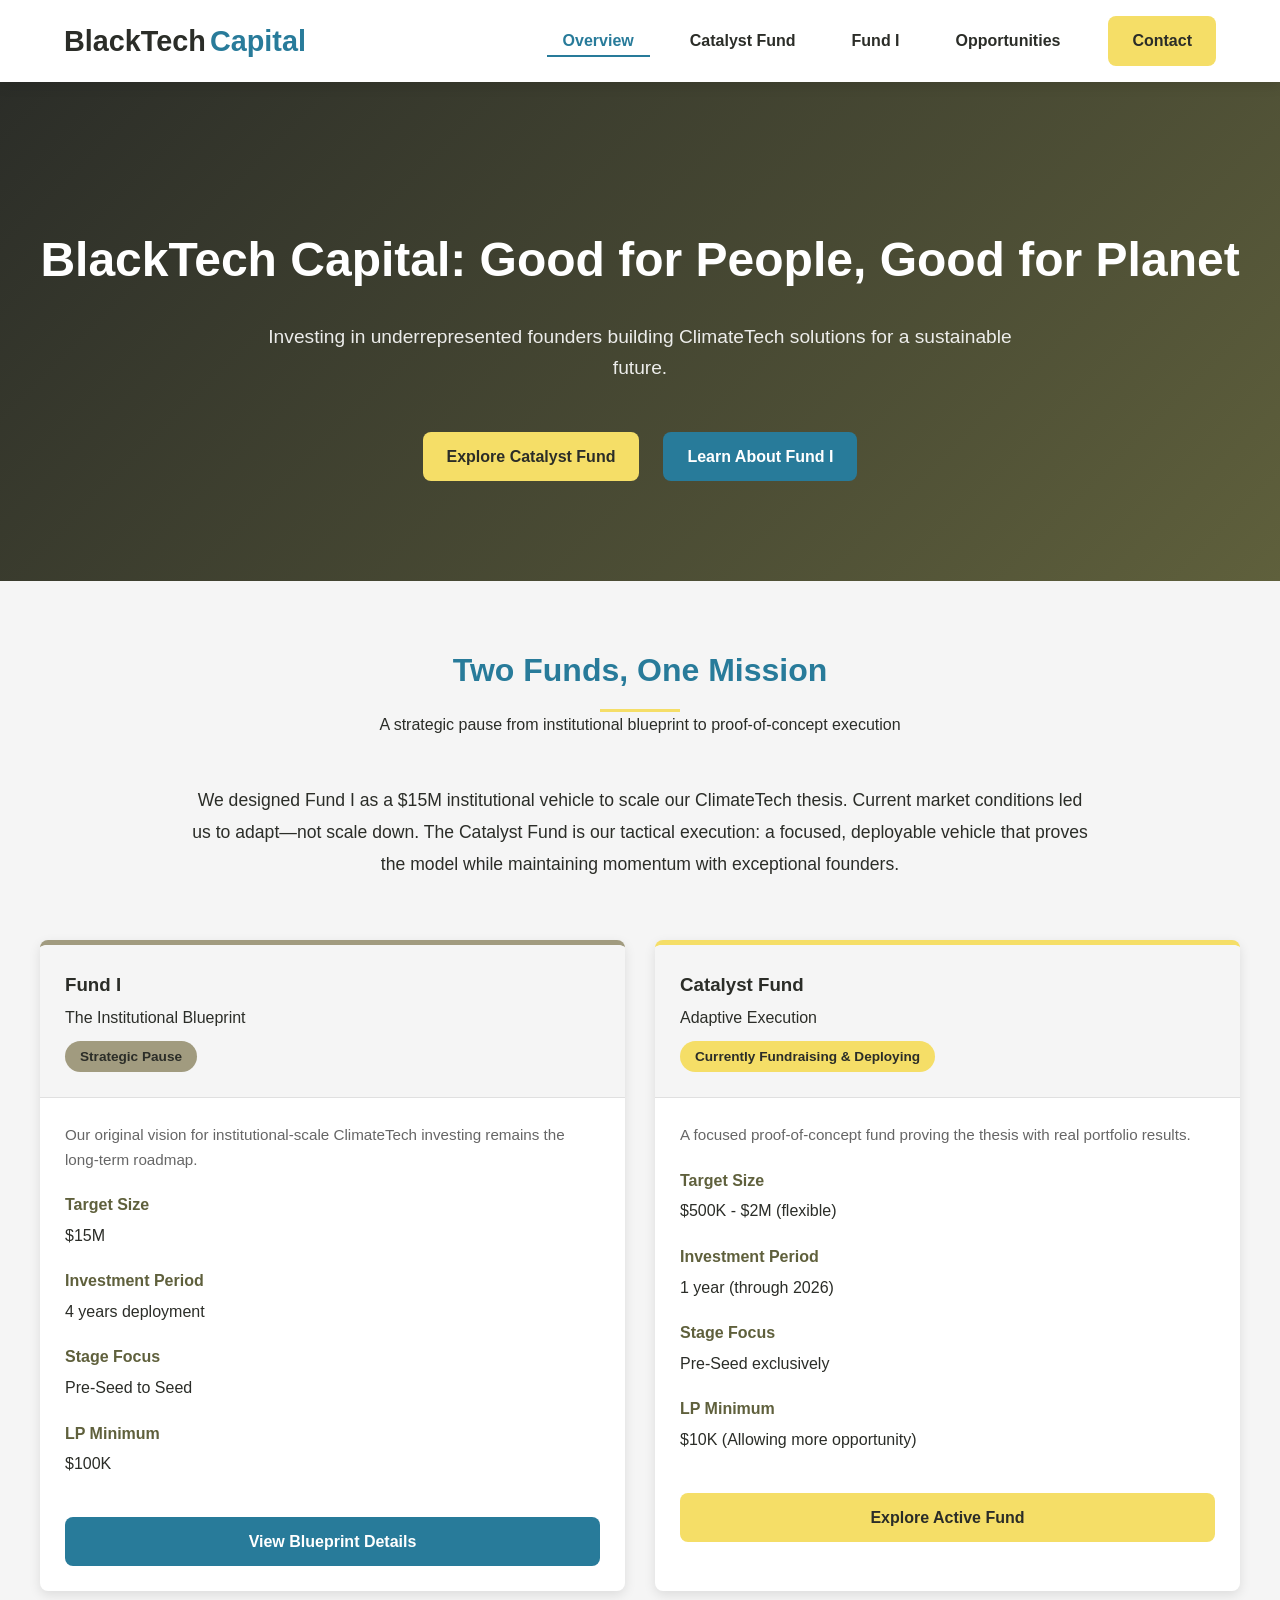
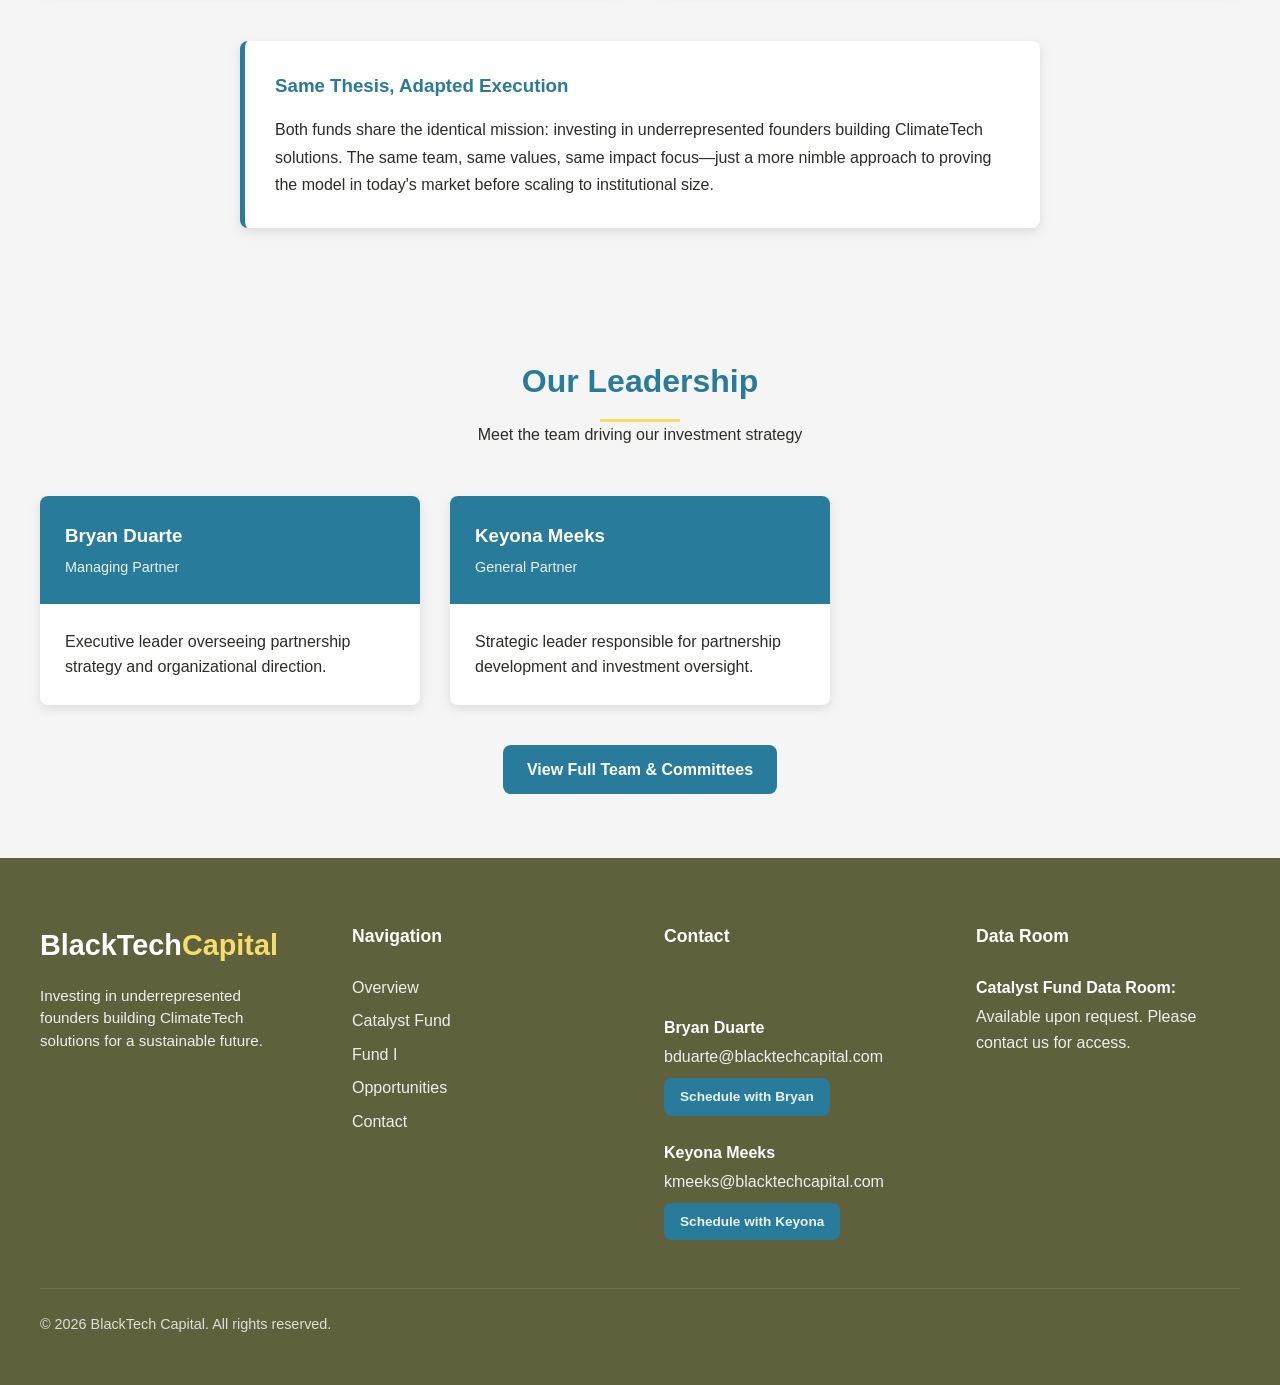
<file: index.html>
<!DOCTYPE html>
<html lang="en">
<head>
    <meta charset="UTF-8">
    <meta name="viewport" content="width=device-width, initial-scale=1.0">
    <title>BlackTech Capital | Good for People, Good for Planet</title>
    
    <!-- CSS in specific order for proper cascade -->
    <link rel="stylesheet" href="css/base.css">
    <link rel="stylesheet" href="css/layout.css">
    <link rel="stylesheet" href="css/components.css">
    <link rel="stylesheet" href="css/pages.css">
    <link rel="stylesheet" href="css/responsive.css">
    
    <!-- Font Awesome for icons -->
    <link rel="stylesheet" href="https://cdnjs.cloudflare.com/ajax/libs/font-awesome/6.4.0/css/all.min.css">
    
    <!-- Preconnect to improve performance -->
    <link rel="preconnect" href="https://fonts.googleapis.com">
    <link rel="preconnect" href="https://fonts.gstatic.com" crossorigin>
</head>
<body class="page-home">
    <!-- Skip to content link for accessibility -->
    <a href="#main-content" class="skip-to-content">Skip to main content</a>
    
    <!-- HEADER PLACEHOLDER -->
    <div id="header-container" data-component-placeholder="header">
        <!-- Fallback content shows if JS fails -->
        <div class="component-fallback">
            <header class="site-header">
                <div class="container">
                    <a href="index.html" class="logo">BlackTech<span>Capital</span></a>
                    <nav>
                        <p>
                            <a href="index.html">Home</a> | 
                            <a href="catalyst-fund.html">Catalyst Fund</a> | 
                            <a href="fund-i.html">Fund I</a> | 
                            <a href="opportunities.html">Opportunities</a> | 
                            <a href="#contact">Contact</a>
                        </p>
                    </nav>
                </div>
            </header>
        </div>
    </div>
    
    <!-- MAIN CONTENT -->
    <main id="main-content" class="main-content">
        <!-- Hero Section -->
        <section class="hero">
            <div class="container">
                <h1>BlackTech Capital: Good for People, Good for Planet</h1>
                <p>Investing in underrepresented founders building ClimateTech solutions for a sustainable future.</p>
                <div class="hero-btns">
                    <a href="catalyst-fund.html" class="btn btn-yellow">Explore Catalyst Fund</a>
                    <a href="fund-i.html" class="btn">Learn About Fund I</a>
                </div>
            </div>
        </section>

        <!-- Fund Comparison Section -->
        <section class="fund-comparison">
            <div class="container">
                <div class="section-header">
                    <h2>Two Funds, One Mission</h2>
                    <p>A strategic pause from institutional blueprint to proof-of-concept execution</p>
                </div>

                <div style="max-width: 900px; margin: 0 auto 50px; text-align: center;">
                    <p style="font-size: 1.1rem; line-height: 1.8;">We designed Fund I as a $15M institutional vehicle to scale our ClimateTech thesis. Current market conditions led us to adapt—not scale down. The Catalyst Fund is our tactical execution: a focused, deployable vehicle that proves the model while maintaining momentum with exceptional founders.</p>
                </div>

                <div class="comparison-container">
                    <!-- Fund I Card -->
                    <div class="fund-card fund-i">
                        <div class="fund-card-header">
                            <h3>Fund I</h3>
                            <p>The Institutional Blueprint</p>
                            <div class="fund-status" style="background-color: var(--neutral-tan);">Strategic Pause</div>
                        </div>
                        <div class="fund-card-body">
                            <p style="margin-bottom: 20px; color: #666; font-size: 0.95rem;">Our original vision for institutional-scale ClimateTech investing remains the long-term roadmap.</p>
                            <div class="fund-feature">
                                <h4>Target Size</h4>
                                <p>$15M</p>
                            </div>
                            <div class="fund-feature">
                                <h4>Investment Period</h4>
                                <p>4 years deployment</p>
                            </div>
                            <div class="fund-feature">
                                <h4>Stage Focus</h4>
                                <p>Pre-Seed to Seed</p>
                            </div>
                            <div class="fund-feature">
                                <h4>LP Minimum</h4>
                                <p>$100K</p>
                            </div>
                            <a href="fund-i.html" class="btn" style="width: 100%; margin-top: 20px;">View Blueprint Details</a>
                        </div>
                    </div>

                    <!-- Catalyst Fund Card -->
                    <div class="fund-card catalyst">
                        <div class="fund-card-header">
                            <h3>Catalyst Fund</h3>
                            <p>Adaptive Execution</p>
                            <div class="fund-status">Currently Fundraising & Deploying</div>
                        </div>
                        <div class="fund-card-body">
                            <p style="margin-bottom: 20px; color: #666; font-size: 0.95rem;">A focused proof-of-concept fund proving the thesis with real portfolio results.</p>
                            <div class="fund-feature">
                                <h4>Target Size</h4>
                                <p>$500K - $2M (flexible)</p>
                            </div>
                            <div class="fund-feature">
                                <h4>Investment Period</h4>
                                <p>1 year (through 2026)</p>
                            </div>
                            <div class="fund-feature">
                                <h4>Stage Focus</h4>
                                <p>Pre-Seed exclusively</p>
                            </div>
                            <div class="fund-feature">
                                <h4>LP Minimum</h4>
                                <p>$10K (Allowing more opportunity)</p>
                            </div>
                            <a href="catalyst-fund.html" class="btn btn-yellow" style="width: 100%; margin-top: 20px;">Explore Active Fund</a>
                        </div>
                    </div>
                </div>

                <div style="max-width: 800px; margin: 50px auto 0; background-color: white; padding: 30px; border-radius: var(--border-radius); box-shadow: var(--shadow); border-left: 5px solid var(--primary-blue);">
                    <h3 style="color: var(--primary-blue); margin-bottom: 15px;">Same Thesis, Adapted Execution</h3>
                    <p style="line-height: 1.7; margin-bottom: 0;">Both funds share the identical mission: investing in underrepresented founders building ClimateTech solutions. The same team, same values, same impact focus—just a more nimble approach to proving the model in today's market before scaling to institutional size.</p>
                </div>
            </div>
        </section>

        <!-- Team Preview Section -->
        <section class="team-section">
            <div class="container">
                <div class="section-header">
                    <h2>Our Leadership</h2>
                    <p>Meet the team driving our investment strategy</p>
                </div>
                
                <div class="team-container">
                    <!-- Bryan Duarte -->
                    <div class="team-card">
                        <div class="team-card-header">
                            <h3>Bryan Duarte</h3>
                            <p class="team-role">Managing Partner</p>
                        </div>
                        <div class="team-card-body">
                            <p>Executive leader overseeing partnership strategy and organizational direction.</p>
                        </div>
                    </div>
                    
                    <!-- Keyona Meeks -->
                    <div class="team-card">
                        <div class="team-card-header">
                            <h3>Keyona Meeks</h3>
                            <p class="team-role">General Partner</p>
                        </div>
                        <div class="team-card-body">
                            <p>Strategic leader responsible for partnership development and investment oversight.</p>
                        </div>
                    </div>
                </div>
                
                <div style="text-align: center; margin-top: 40px;">
                    <a href="catalyst-fund.html#team" class="btn">View Full Team & Committees</a>
                </div>
            </div>
        </section>
    </main>
    
    <!-- FOOTER PLACEHOLDER -->
    <div id="footer-container" data-component-placeholder="footer">
        <!-- Fallback content shows if JS fails -->
        <div class="component-fallback">
            <footer class="site-footer">
                <div class="container">
                    <p>&copy; <span id="current-year">2024</span> BlackTech Capital. All rights reserved.</p>
                    <p><a href="index.html">Home</a> | <a href="#contact">Contact</a></p>
                </div>
            </footer>
        </div>
    </div>
    
    <!-- JavaScript - Load in specific order -->
    <script src="js/components/utils.js" defer></script>
    <script src="js/components/loader.js" defer></script>
    <script src="js/components/navigation.js" defer></script>
    
    <!-- Page-specific JavaScript -->
    <script src="js/main.js" defer></script>
</body>
</html>
</file>
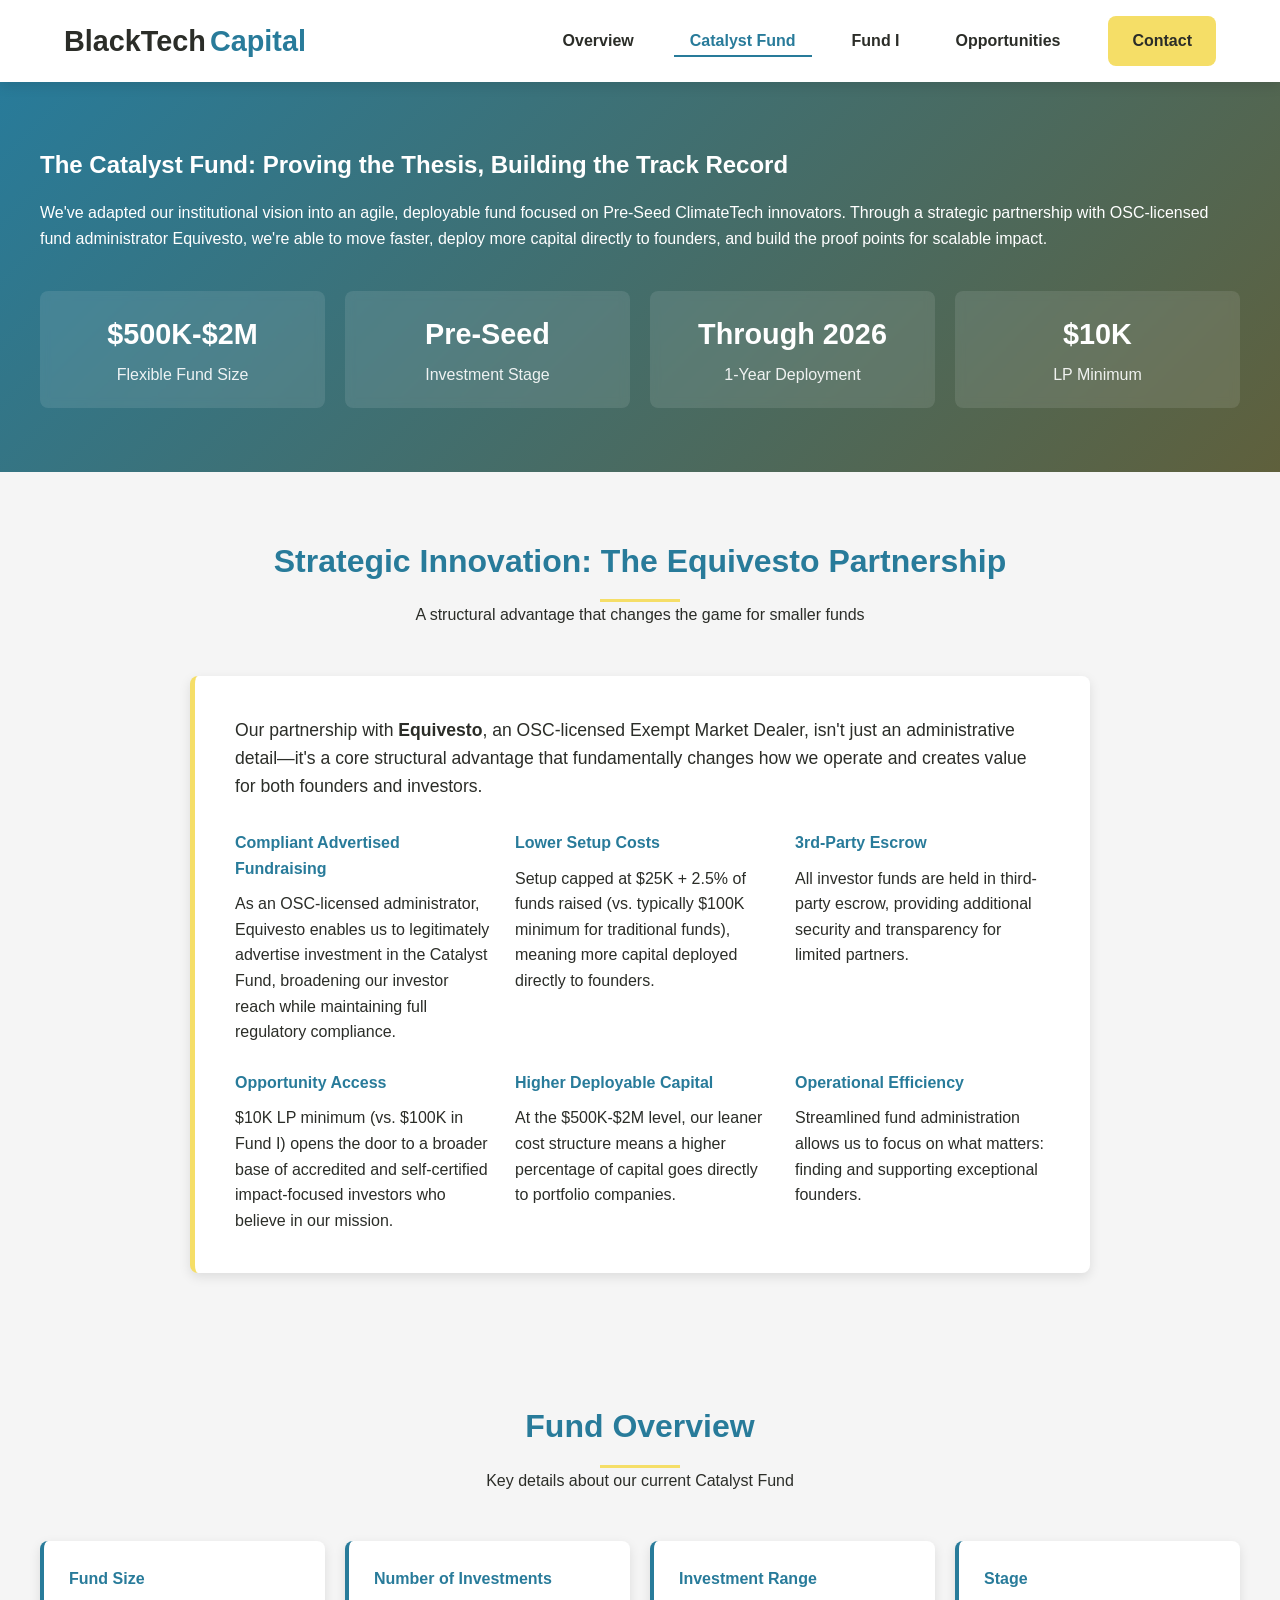
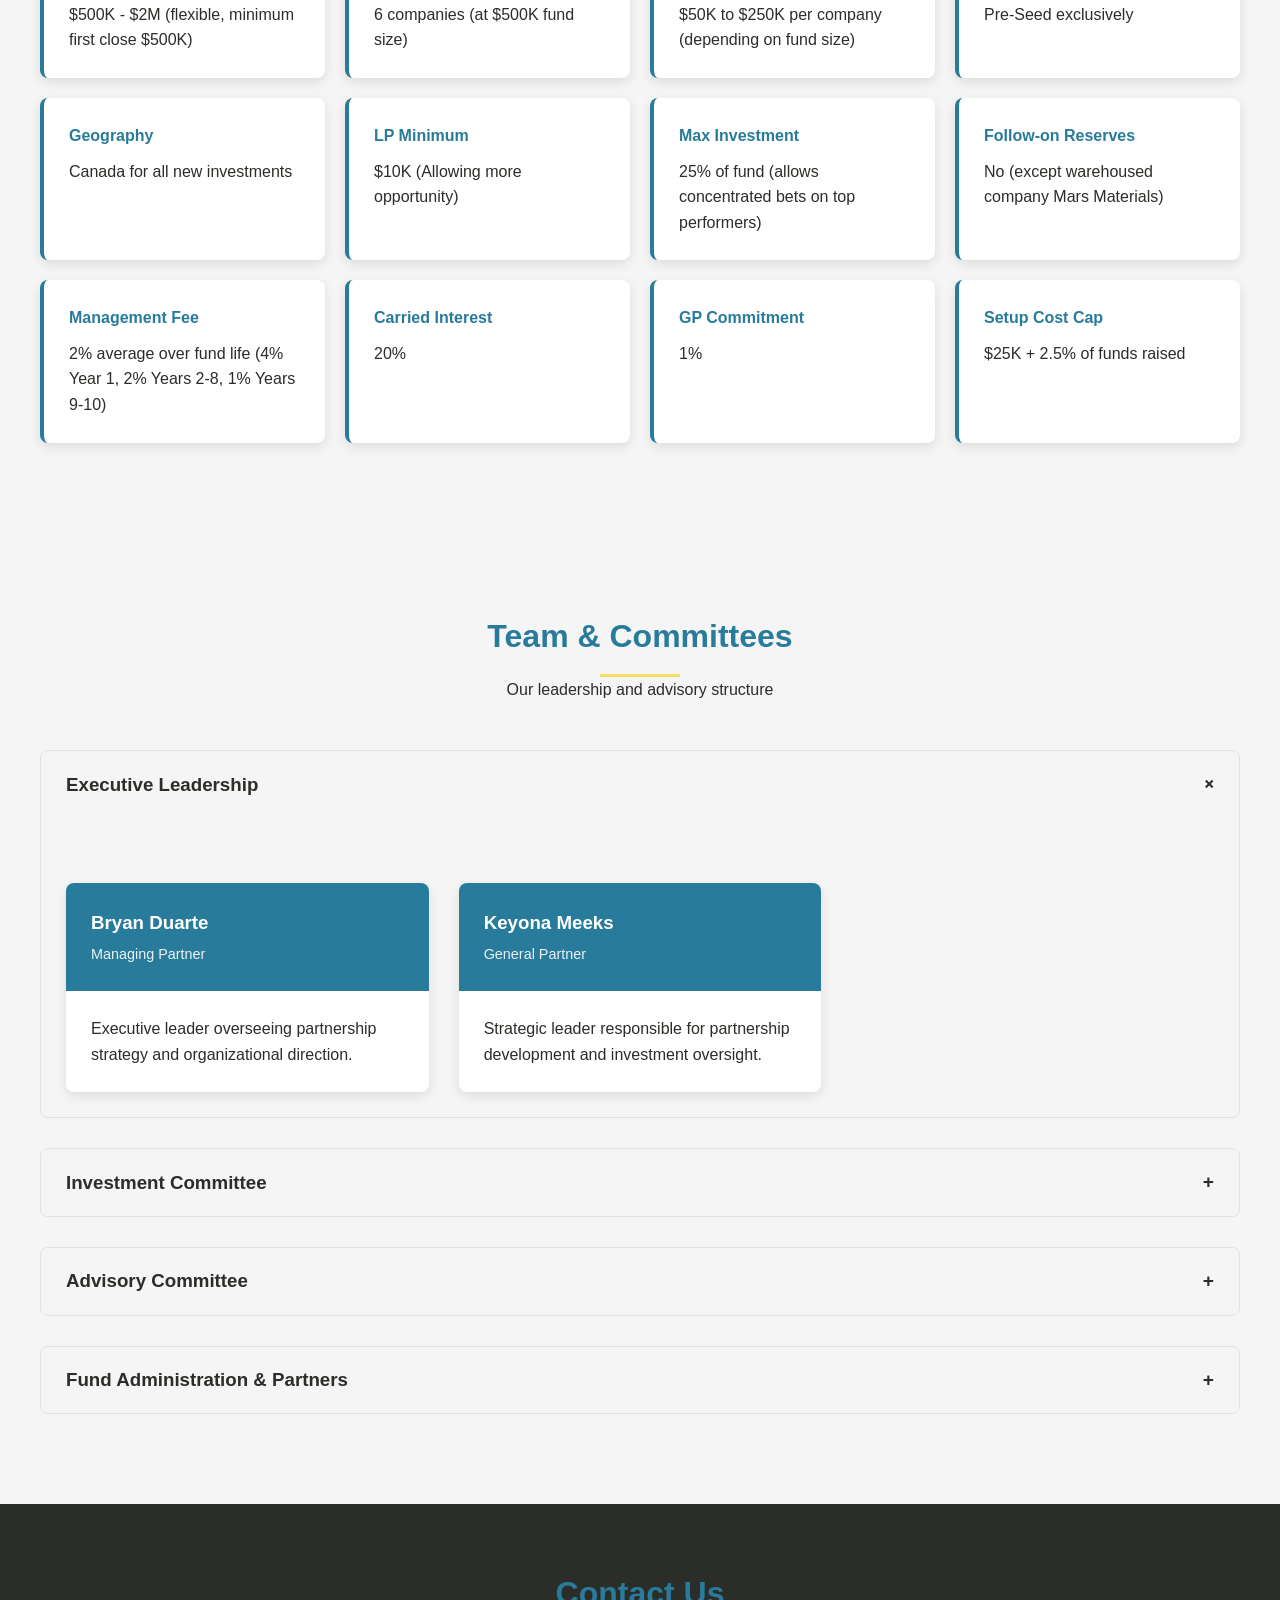
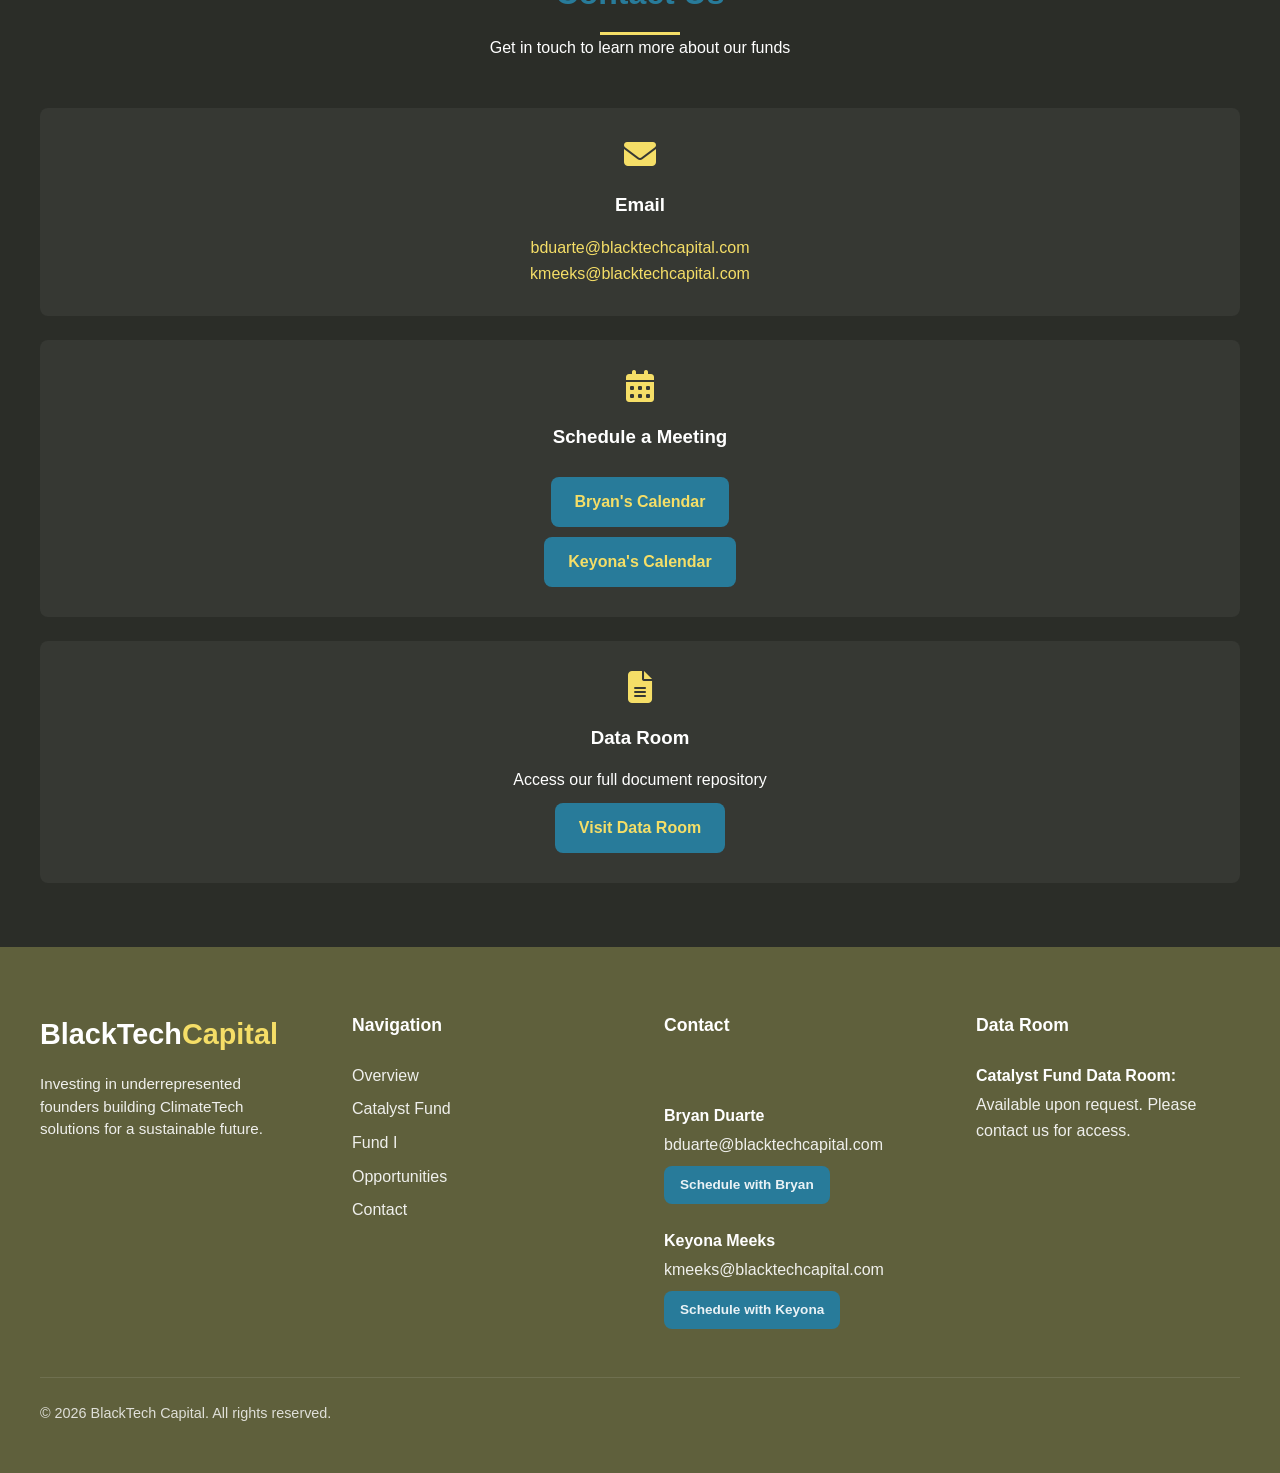
<file: catalyst-fund.html>
<!DOCTYPE html>
<html lang="en">
<head>
    <meta charset="UTF-8">
    <meta name="viewport" content="width=device-width, initial-scale=1.0">
    <title>Catalyst Fund | BlackTech Capital</title>
    
    <!-- CSS in specific order for proper cascade -->
    <link rel="stylesheet" href="css/base.css">
    <link rel="stylesheet" href="css/layout.css">
    <link rel="stylesheet" href="css/components.css">
    <link rel="stylesheet" href="css/pages.css">
    <link rel="stylesheet" href="css/responsive.css">
    
    <!-- Font Awesome for icons -->
    <link rel="stylesheet" href="https://cdnjs.cloudflare.com/ajax/libs/font-awesome/6.4.0/css/all.min.css">
</head>
<body class="page-catalyst-fund">
    <!-- Skip to content link for accessibility -->
    <a href="#main-content" class="skip-to-content">Skip to main content</a>
    
    <!-- HEADER PLACEHOLDER -->
    <div id="header-container" data-component-placeholder="header">
        <!-- Fallback content shows if JS fails -->
        <div class="component-fallback">
            <header class="site-header">
                <div class="container">
                    <a href="index.html" class="logo">BlackTech<span>Capital</span></a>
                    <nav>
                        <p>
                            <a href="index.html">Home</a> | 
                            <a href="catalyst-fund.html">Catalyst Fund</a> | 
                            <a href="fund-i.html">Fund I</a> | 
                            <a href="opportunities.html">Opportunities</a> | 
                            <a href="#contact">Contact</a>
                        </p>
                    </nav>
                </div>
            </header>
        </div>
    </div>
    
    <!-- MAIN CONTENT -->
    <main id="main-content" class="main-content">
        <!-- Hero -->
        <section class="fund-details-hero">
            <div class="container">
                <h1>The Catalyst Fund: Proving the Thesis, Building the Track Record</h1>
                <p>We've adapted our institutional vision into an agile, deployable fund focused on Pre-Seed ClimateTech innovators. Through a strategic partnership with OSC-licensed fund administrator Equivesto, we're able to move faster, deploy more capital directly to founders, and build the proof points for scalable impact.</p>

                <div class="fund-highlights">
                    <div class="highlight-card">
                        <h3>$500K-$2M</h3>
                        <p>Flexible Fund Size</p>
                    </div>
                    <div class="highlight-card">
                        <h3>Pre-Seed</h3>
                        <p>Investment Stage</p>
                    </div>
                    <div class="highlight-card">
                        <h3>Through 2026</h3>
                        <p>1-Year Deployment</p>
                    </div>
                    <div class="highlight-card">
                        <h3>$10K</h3>
                        <p>LP Minimum</p>
                    </div>
                </div>
            </div>
        </section>

        <!-- Structural Innovation -->
        <section style="background-color: var(--light-gray);">
            <div class="container">
                <div class="section-header">
                    <h2>Strategic Innovation: The Equivesto Partnership</h2>
                    <p>A structural advantage that changes the game for smaller funds</p>
                </div>

                <div style="max-width: 900px; margin: 0 auto; background-color: white; padding: 40px; border-radius: var(--border-radius); box-shadow: var(--shadow); border-left: 5px solid var(--accent-yellow);">
                    <p style="font-size: 1.1rem; margin-bottom: 30px;">Our partnership with <strong>Equivesto</strong>, an OSC-licensed Exempt Market Dealer, isn't just an administrative detail—it's a core structural advantage that fundamentally changes how we operate and creates value for both founders and investors.</p>

                    <div style="display: grid; grid-template-columns: repeat(auto-fit, minmax(250px, 1fr)); gap: 25px; margin-top: 30px;">
                        <div>
                            <h4 style="color: var(--primary-blue); margin-bottom: 10px;">Compliant Advertised Fundraising</h4>
                            <p>As an OSC-licensed administrator, Equivesto enables us to legitimately advertise investment in the Catalyst Fund, broadening our investor reach while maintaining full regulatory compliance.</p>
                        </div>
                        <div>
                            <h4 style="color: var(--primary-blue); margin-bottom: 10px;">Lower Setup Costs</h4>
                            <p>Setup capped at $25K + 2.5% of funds raised (vs. typically $100K minimum for traditional funds), meaning more capital deployed directly to founders.</p>
                        </div>
                        <div>
                            <h4 style="color: var(--primary-blue); margin-bottom: 10px;">3rd-Party Escrow</h4>
                            <p>All investor funds are held in third-party escrow, providing additional security and transparency for limited partners.</p>
                        </div>
                        <div>
                            <h4 style="color: var(--primary-blue); margin-bottom: 10px;">Opportunity Access</h4>
                            <p>$10K LP minimum (vs. $100K in Fund I) opens the door to a broader base of accredited and self-certified impact-focused investors who believe in our mission.</p>
                        </div>
                        <div>
                            <h4 style="color: var(--primary-blue); margin-bottom: 10px;">Higher Deployable Capital</h4>
                            <p>At the $500K-$2M level, our leaner cost structure means a higher percentage of capital goes directly to portfolio companies.</p>
                        </div>
                        <div>
                            <h4 style="color: var(--primary-blue); margin-bottom: 10px;">Operational Efficiency</h4>
                            <p>Streamlined fund administration allows us to focus on what matters: finding and supporting exceptional founders.</p>
                        </div>
                    </div>
                </div>
            </div>
        </section>

        <!-- Quick Facts -->
        <section>
            <div class="container">
                <div class="section-header">
                    <h2>Fund Overview</h2>
                    <p>Key details about our current Catalyst Fund</p>
                </div>

                <div class="quick-facts">
                    <div class="fact-card">
                        <h4>Fund Size</h4>
                        <p>$500K - $2M (flexible, minimum first close $500K)</p>
                    </div>
                    <div class="fact-card">
                        <h4>Number of Investments</h4>
                        <p>6 companies (at $500K fund size)</p>
                    </div>
                    <div class="fact-card">
                        <h4>Investment Range</h4>
                        <p>$50K to $250K per company (depending on fund size)</p>
                    </div>
                    <div class="fact-card">
                        <h4>Stage</h4>
                        <p>Pre-Seed exclusively</p>
                    </div>
                    <div class="fact-card">
                        <h4>Geography</h4>
                        <p>Canada for all new investments</p>
                    </div>
                    <div class="fact-card">
                        <h4>LP Minimum</h4>
                        <p>$10K (Allowing more opportunity)</p>
                    </div>
                    <div class="fact-card">
                        <h4>Max Investment</h4>
                        <p>25% of fund (allows concentrated bets on top performers)</p>
                    </div>
                    <div class="fact-card">
                        <h4>Follow-on Reserves</h4>
                        <p>No (except warehoused company Mars Materials)</p>
                    </div>
                    <div class="fact-card">
                        <h4>Management Fee</h4>
                        <p>2% average over fund life (4% Year 1, 2% Years 2-8, 1% Years 9-10)</p>
                    </div>
                    <div class="fact-card">
                        <h4>Carried Interest</h4>
                        <p>20%</p>
                    </div>
                    <div class="fact-card">
                        <h4>GP Commitment</h4>
                        <p>1%</p>
                    </div>
                    <div class="fact-card">
                        <h4>Setup Cost Cap</h4>
                        <p>$25K + 2.5% of funds raised</p>
                    </div>
                </div>
            </div>
        </section>

        <!-- Team & Committees -->
        <section id="team" class="team-section">
            <div class="container">
                <div class="section-header">
                    <h2>Team & Committees</h2>
                    <p>Our leadership and advisory structure</p>
                </div>
                
                <!-- Executive Leadership -->
                <div class="toggle-section active">
                    <div class="toggle-header">
                        <h3>Executive Leadership</h3>
                        <span class="toggle-icon">+</span>
                    </div>
                    <div class="toggle-content">
                        <div class="team-container">
                            <div class="team-card">
                                <div class="team-card-header">
                                    <h3>Bryan Duarte</h3>
                                    <p class="team-role">Managing Partner</p>
                                </div>
                                <div class="team-card-body">
                                    <p>Executive leader overseeing partnership strategy and organizational direction.</p>
                                </div>
                            </div>
                            
                            <div class="team-card">
                                <div class="team-card-header">
                                    <h3>Keyona Meeks</h3>
                                    <p class="team-role">General Partner</p>
                                </div>
                                <div class="team-card-body">
                                    <p>Strategic leader responsible for partnership development and investment oversight.</p>
                                </div>
                            </div>
                        </div>
                    </div>
                </div>
                
                <!-- Investment Committee -->
                <div class="toggle-section">
                    <div class="toggle-header">
                        <h3>Investment Committee</h3>
                        <span class="toggle-icon">+</span>
                    </div>
                    <div class="toggle-content">
                        <div class="team-container">
                            <div class="team-card">
                                <div class="team-card-header">
                                    <h3>Allison Gibson</h3>
                                    <p class="team-role">Executive Leadership | Investment Readiness Advisory</p>
                                </div>
                                <div class="team-card-body">
                                    <p>Executive leader mixing grassroots hustle with executive polish. Builds programs that uplift overlooked entrepreneurs and champions food ventures that feed culture and community.</p>
                                </div>
                            </div>
                            
                            <div class="team-card">
                                <div class="team-card-header">
                                    <h3>Bryan Watson</h3>
                                    <p class="team-role">Angel Investment & Venture Capital, CleanTech, Finance</p>
                                </div>
                                <div class="team-card-body">
                                    <p>CleanTech specialist with expertise in SR&ED tax credits, sustainable procurement, and eSports. 2021 and 2024 Clean50 Awardee.</p>
                                </div>
                            </div>
                            
                            <div class="team-card">
                                <div class="team-card-header">
                                    <h3>John Nicholson</h3>
                                    <p class="team-role">Cleantech and Environmental Expert</p>
                                </div>
                                <div class="team-card-body">
                                    <p>Over 30 years of experience in environmental engineering consulting, cleantech startups, and regulatory compliance.</p>
                                </div>
                            </div>
                            
                            <div class="team-card">
                                <div class="team-card-header">
                                    <h3>Melissa Allen</h3>
                                    <p class="team-role">Ubuntu International Laureate 2025 | Finance Leader</p>
                                </div>
                                <div class="team-card-body">
                                    <p>Award-winning emerging finance leader recognized by The Peak, Globe & Mail, and Bay Street Bull as a changemaker and woman of the year.</p>
                                </div>
                            </div>
                        </div>
                    </div>
                </div>
                
                <!-- Advisory Committee -->
                <div class="toggle-section">
                    <div class="toggle-header">
                        <h3>Advisory Committee</h3>
                        <span class="toggle-icon">+</span>
                    </div>
                    <div class="toggle-content">
                        <div class="team-container">
                            <div class="team-card">
                                <div class="team-card-header">
                                    <h3>Lindsey Motlow</h3>
                                    <p class="team-role">Physicist | VP, Research Group Director</p>
                                </div>
                                <div class="team-card-body">
                                    <p>Investigates emerging technologies in Energy Industry with focus on Hydrogen, low carbon power generation, and Advanced Nuclear.</p>
                                </div>
                            </div>
                            
                            <div class="team-card">
                                <div class="team-card-header">
                                    <h3>Marlon Thompson</h3>
                                    <p class="team-role">Founder, Investor, Fractional Exec</p>
                                </div>
                                <div class="team-card-body">
                                    <p>Founder of Opening Round and Future Capital (acquired 2023). Venture Scout at Zeal Capital Partners.</p>
                                </div>
                            </div>
                            
                            <div class="team-card">
                                <div class="team-card-header">
                                    <h3>Nicholas Parker</h3>
                                    <p class="team-role">Exponential Impact Entrepreneur, Investor and Advisor</p>
                                </div>
                                <div class="team-card-body">
                                    <p>Sustainable Innovation Visionary known as the father of "cleantech." Over 40 years of global experience creating ventures that address socio-ecological challenges.</p>
                                </div>
                            </div>
                            
                            <!-- New: Jade Lockard -->
                            <div class="team-card">
                                <div class="team-card-header">
                                    <h3>Jade Lockard</h3>
                                    <p class="team-role">Investment & Fundraising Strategist</p>
                                </div>
                                <div class="team-card-body">
                                    <p>Experienced investment professional specializing in fundraising strategy, investor relations, and capital formation for emerging fund managers and startups.</p>
                                </div>
                            </div>
                        </div>
                    </div>
                </div>
                
                <!-- Fund Admin -->
                <div class="toggle-section">
                    <div class="toggle-header">
                        <h3>Fund Administration & Partners</h3>
                        <span class="toggle-icon">+</span>
                    </div>
                    <div class="toggle-content">
                        <div class="team-container">
                            <div class="team-card">
                                <div class="team-card-header">
                                    <h3>Equivesto</h3>
                                    <p class="team-role">Fund Administrator</p>
                                </div>
                                <div class="team-card-body">
                                    <p>OSC-licensed and Exempt Market Dealer. This strategic partnership allows BTC to legitimately advertise the Catalyst Fund.</p>
                                </div>
                            </div>
                            
                            <div class="team-card">
                                <div class="team-card-header">
                                    <h3>Osler</h3>
                                    <p class="team-role">Legal Counsel</p>
                                </div>
                                <div class="team-card-body">
                                    <p>Legal representation for fund structure and compliance.</p>
                                </div>
                            </div>
                            
                            <div class="team-card">
                                <div class="team-card-header">
                                    <h3>Sonar Accounting Group</h3>
                                    <p class="team-role">Accounting</p>
                                </div>
                                <div class="team-card-body">
                                    <p>Accounting services for the Special Limited Partnership and Management Company.</p>
                                </div>
                            </div>
                        </div>
                    </div>
                </div>
            </div>
        </section>

        <!-- Contact Section -->
        <section id="contact" class="contact-section">
            <div class="container">
                <div class="section-header">
                    <h2>Contact Us</h2>
                    <p>Get in touch to learn more about our funds</p>
                </div>
                
                <div class="contact-info">
                    <div class="contact-card">
                        <i class="fas fa-envelope"></i>
                        <h3>Email</h3>
                        <p><a href="mailto:bduarte@blacktechcapital.com">bduarte@blacktechcapital.com</a></p>
                        <p><a href="mailto:kmeeks@blacktechcapital.com">kmeeks@blacktechcapital.com</a></p>
                    </div>
                    
                    <div class="contact-card">
                        <i class="fas fa-calendar-alt"></i>
                        <h3>Schedule a Meeting</h3>
                        <p><a href="https://calendly.com/bryanduarte/60-minute-meeting-with-bryan-btc" class="btn" style="margin-top: 10px;" target="_blank" rel="noopener">Bryan's Calendar</a></p>
                        <p><a href="https://calendar.google.com/calendar/u/0/appointments/schedules/AcZssZ24g8BPHpaNhG1jyEiBwxS-_kpddOJZtJ_gI0gXj2Shc4V5fYW4niAHyt0Y7ds5jiIwvc4KrKL6" class="btn btn-secondary" style="margin-top: 10px;" target="_blank" rel="noopener">Keyona's Calendar</a></p>
                    </div>
                    
                    <div class="contact-card">
                        <i class="fas fa-file-alt"></i>
                        <h3>Data Room</h3>
                        <p>Access our full document repository</p>
                        <a href="https://blacktechcapital.decilehub.com/data_room/folders/1NAgeYV8" target="_blank" class="btn" style="margin-top: 10px;">Visit Data Room</a>
                    </div>
                </div>
            </div>
        </section>
    </main>
    
    <!-- FOOTER PLACEHOLDER -->
    <div id="footer-container" data-component-placeholder="footer">
        <!-- Fallback content shows if JS fails -->
        <div class="component-fallback">
            <footer class="site-footer">
                <div class="container">
                    <p>&copy; <span id="current-year">2024</span> BlackTech Capital. All rights reserved.</p>
                    <p><a href="index.html">Home</a> | <a href="#contact">Contact</a></p>
                </div>
            </footer>
        </div>
    </div>
    
    <!-- JavaScript - Load in specific order -->
    <script src="js/components/utils.js" defer></script>
    <script src="js/components/loader.js" defer></script>
    <script src="js/components/navigation.js" defer></script>
    
    <!-- Page-specific JavaScript -->
    <script src="js/main.js" defer></script>
    
    <!-- Toggle functionality -->
    <script>
        document.addEventListener('components-ready', function() {
            // Toggle sections functionality
            const toggleHeaders = document.querySelectorAll('.toggle-header');
            
            toggleHeaders.forEach(header => {
                header.addEventListener('click', function() {
                    const parent = this.parentElement;
                    parent.classList.toggle('active');
                    
                    // Update icon
                    const icon = this.querySelector('.toggle-icon');
                    if (parent.classList.contains('active')) {
                        icon.textContent = '+';
                        icon.style.transform = 'rotate(45deg)';
                    } else {
                        icon.textContent = '+';
                        icon.style.transform = 'rotate(0deg)';
                    }
                });
            });
        });
    </script>
</body>
</html>
</file>
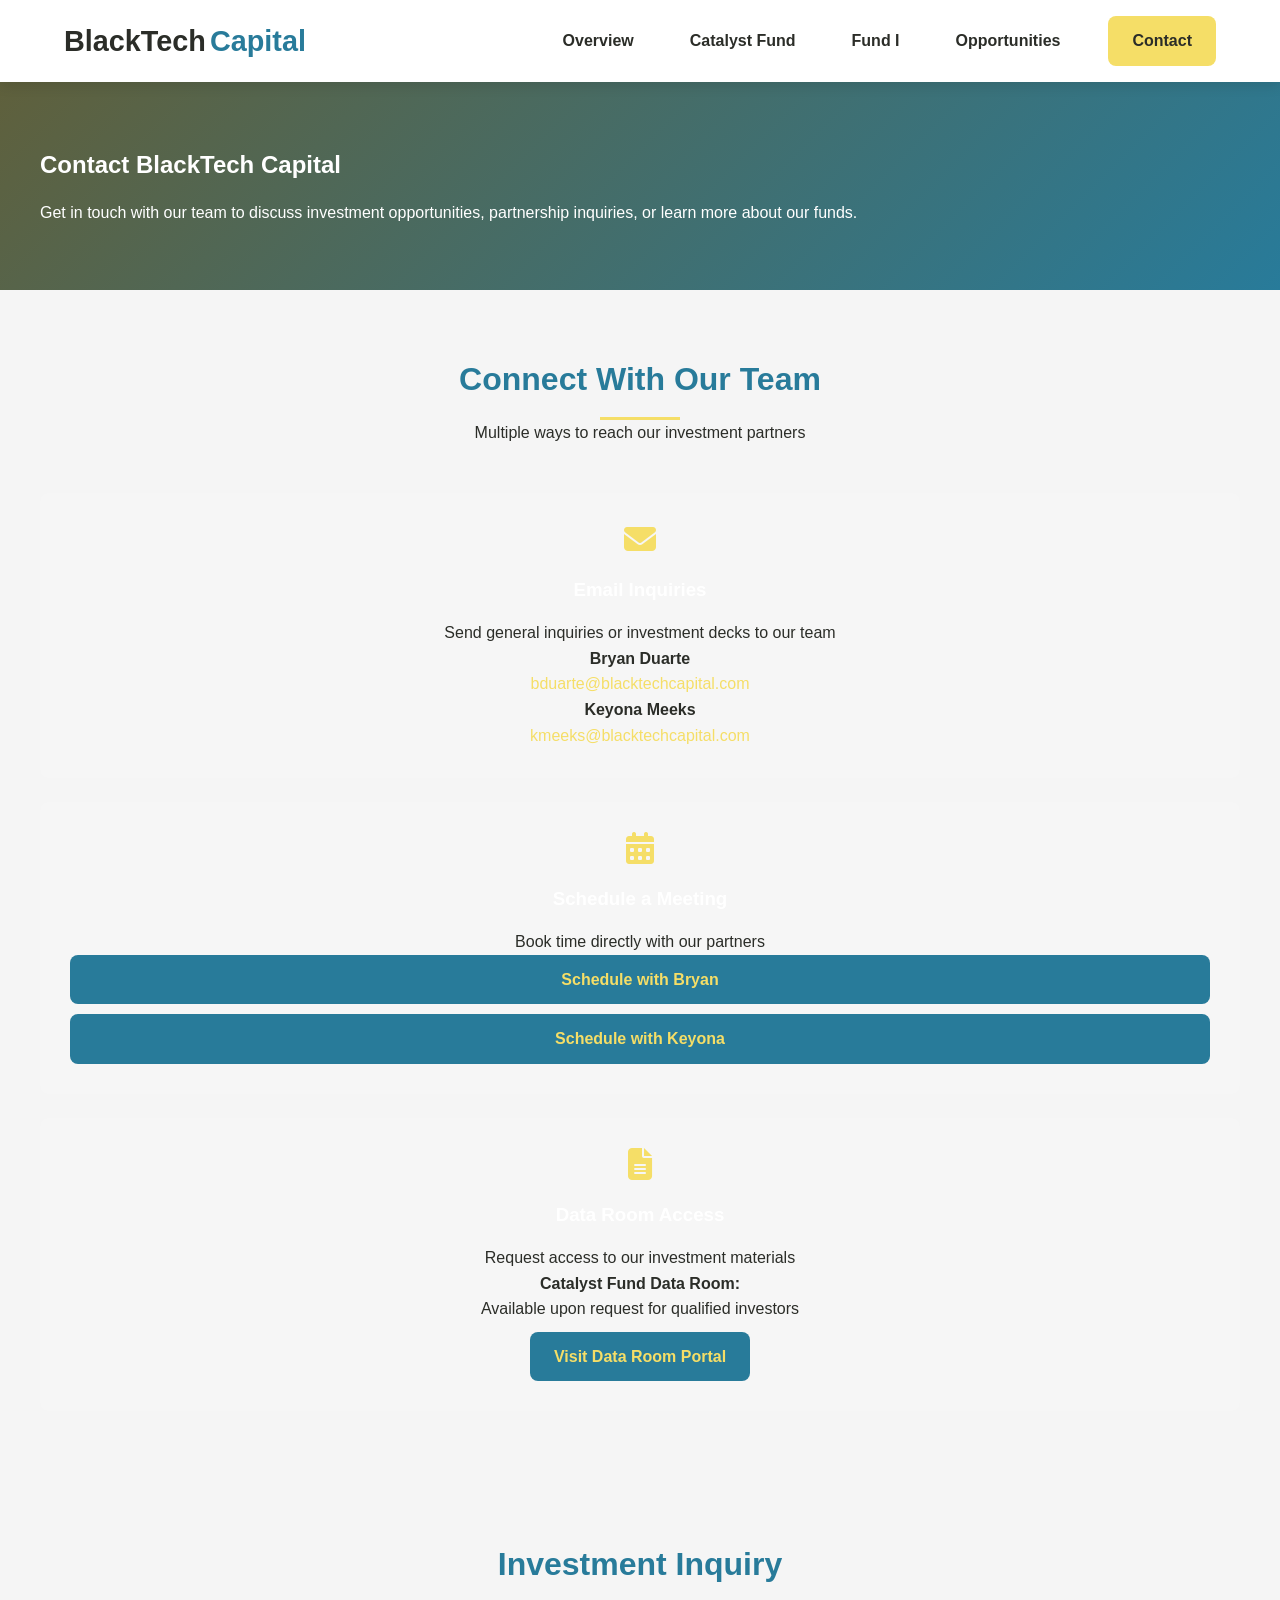
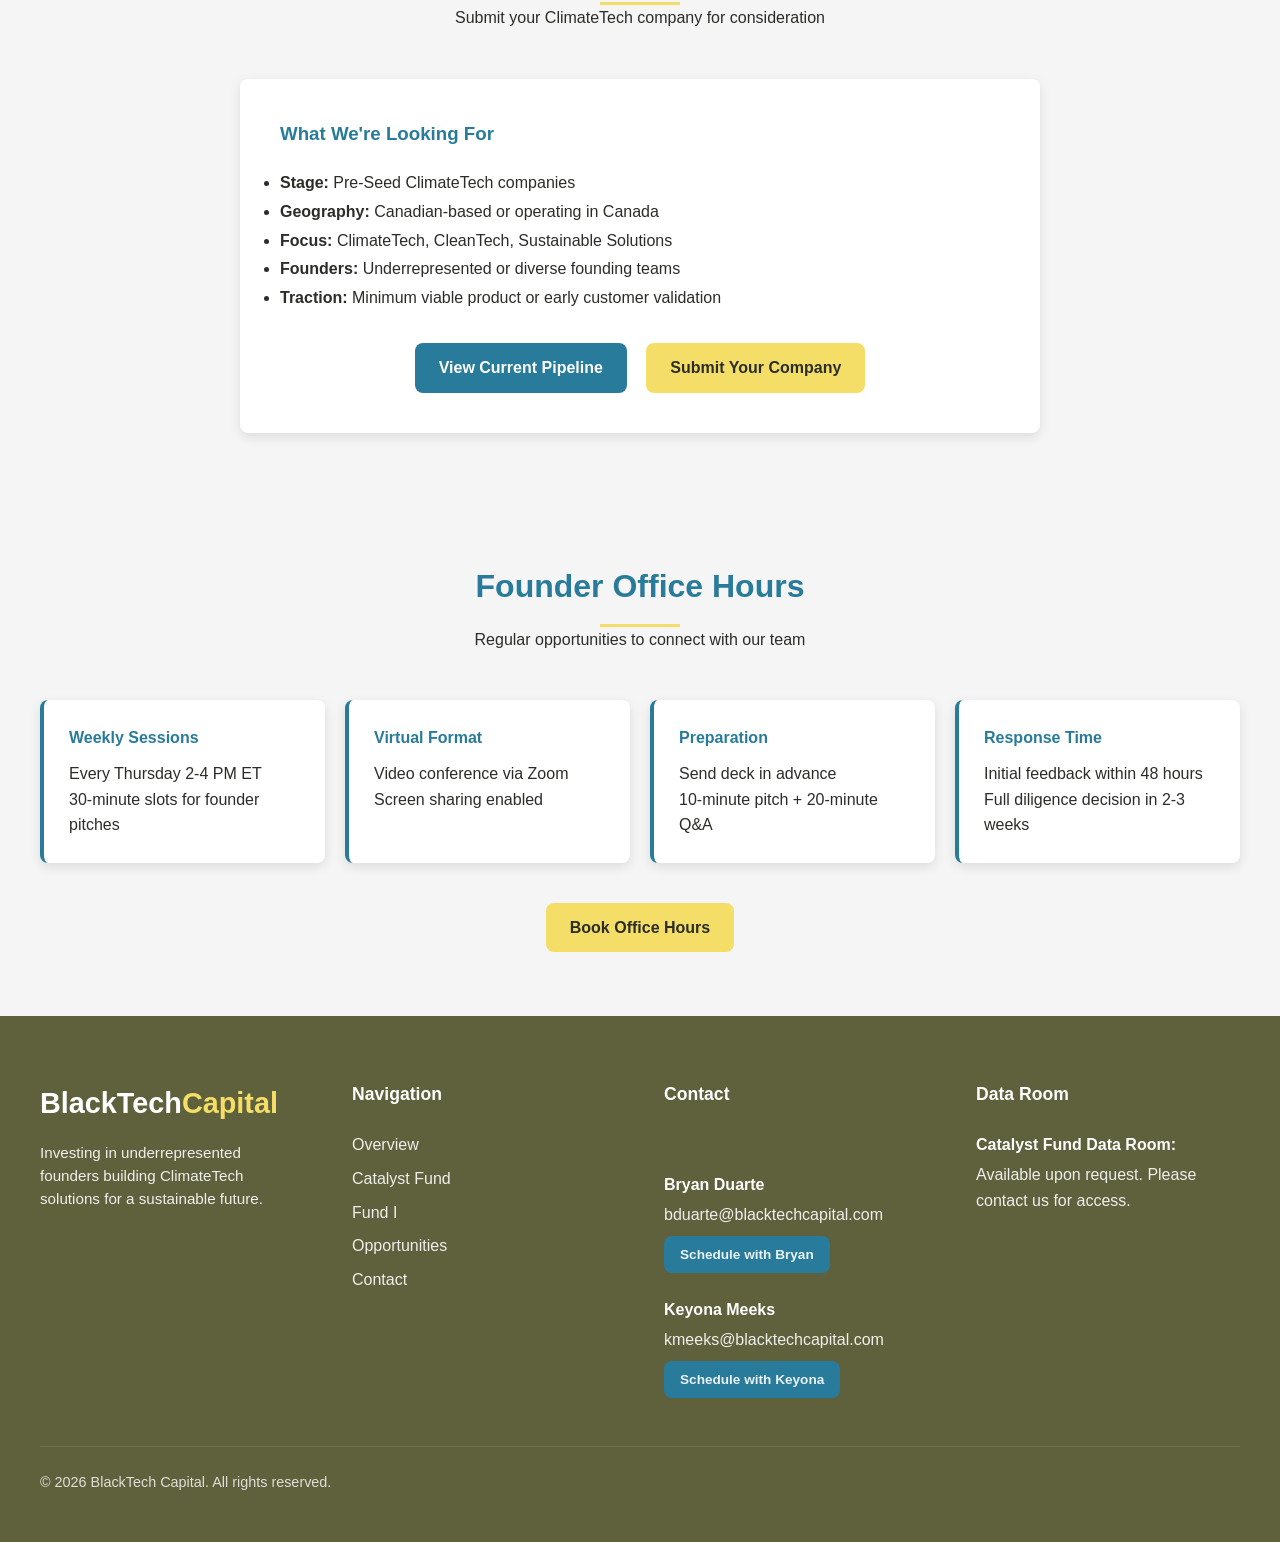
<file: contact.html>
<!DOCTYPE html>
<html lang="en">
<head>
    <meta charset="UTF-8">
    <meta name="viewport" content="width=device-width, initial-scale=1.0">
    <title>Contact | BlackTech Capital</title>
    
    <!-- CSS in specific order for proper cascade -->
    <link rel="stylesheet" href="css/base.css">
    <link rel="stylesheet" href="css/layout.css">
    <link rel="stylesheet" href="css/components.css">
    <link rel="stylesheet" href="css/pages.css">
    <link rel="stylesheet" href="css/responsive.css">
    
    <!-- Font Awesome for icons -->
    <link rel="stylesheet" href="https://cdnjs.cloudflare.com/ajax/libs/font-awesome/6.4.0/css/all.min.css">
</head>
<body class="page-contact">
    <!-- Skip to content link for accessibility -->
    <a href="#main-content" class="skip-to-content">Skip to main content</a>
    
    <!-- HEADER PLACEHOLDER -->
    <div id="header-container" data-component-placeholder="header">
        <!-- Fallback content shows if JS fails -->
        <div class="component-fallback">
            <header class="site-header">
                <div class="container">
                    <a href="index.html" class="logo">BlackTech<span>Capital</span></a>
                    <nav>
                        <p>
                            <a href="index.html">Home</a> | 
                            <a href="catalyst-fund.html">Catalyst Fund</a> | 
                            <a href="fund-i.html">Fund I</a> | 
                            <a href="opportunities.html">Opportunities</a> | 
                            <a href="contact.html">Contact</a>
                        </p>
                    </nav>
                </div>
            </header>
        </div>
    </div>
    
    <!-- MAIN CONTENT -->
    <main id="main-content" class="main-content">
        <!-- Hero -->
        <section class="fund-details-hero" style="background: linear-gradient(135deg, var(--secondary-green) 0%, var(--primary-blue) 100%);">
            <div class="container">
                <h1>Contact BlackTech Capital</h1>
                <p>Get in touch with our team to discuss investment opportunities, partnership inquiries, or learn more about our funds.</p>
            </div>
        </section>

        <!-- Contact Methods -->
        <section class="team-section">
            <div class="container">
                <div class="section-header">
                    <h2>Connect With Our Team</h2>
                    <p>Multiple ways to reach our investment partners</p>
                </div>

                <div class="contact-info">
                    <div class="contact-card">
                        <i class="fas fa-envelope"></i>
                        <h3>Email Inquiries</h3>
                        <p>Send general inquiries or investment decks to our team</p>
                        <div class="contact-details">
                            <p><strong>Bryan Duarte</strong><br>
                            <a href="mailto:bduarte@blacktechcapital.com">bduarte@blacktechcapital.com</a></p>
                            
                            <p><strong>Keyona Meeks</strong><br>
                            <a href="mailto:kmeeks@blacktechcapital.com">kmeeks@blacktechcapital.com</a></p>
                        </div>
                    </div>
                    
                    <div class="contact-card">
                        <i class="fas fa-calendar-alt"></i>
                        <h3>Schedule a Meeting</h3>
                        <p>Book time directly with our partners</p>
                        <div class="contact-details">
                            <a href="https://calendly.com/bryanduarte/60-minute-meeting-with-bryan-btc" 
                               class="btn" 
                               target="_blank" 
                               rel="noopener"
                               style="margin-bottom: 10px; display: block;">
                                Schedule with Bryan
                            </a>
                            <a href="https://calendar.google.com/calendar/u/0/appointments/schedules/AcZssZ24g8BPHpaNhG1jyEiBwxS-_kpddOJZtJ_gI0gXj2Shc4V5fYW4niAHyt0Y7ds5jiIwvc4KrKL6" 
                               class="btn btn-secondary" 
                               target="_blank" 
                               rel="noopener"
                               style="display: block;">
                                Schedule with Keyona
                            </a>
                        </div>
                    </div>
                    
                    <div class="contact-card">
                        <i class="fas fa-file-alt"></i>
                        <h3>Data Room Access</h3>
                        <p>Request access to our investment materials</p>
                        <div class="contact-details">
                            <p><strong>Catalyst Fund Data Room:</strong><br>
                            Available upon request for qualified investors</p>
                            <a href="https://blacktechcapital.decilehub.com/data_room/folders/1NAgeYV8" 
                               target="_blank" 
                               class="btn"
                               style="margin-top: 10px;">
                                Visit Data Room Portal
                            </a>
                        </div>
                    </div>
                </div>
            </div>
        </section>

        <!-- Investment Inquiry Form -->
        <section style="background-color: var(--light-gray);">
            <div class="container">
                <div class="section-header">
                    <h2>Investment Inquiry</h2>
                    <p>Submit your ClimateTech company for consideration</p>
                </div>

                <div style="max-width: 800px; margin: 0 auto; background-color: white; padding: 40px; border-radius: var(--border-radius); box-shadow: var(--shadow);">
                    <h3 style="color: var(--primary-blue); margin-bottom: 20px;">What We're Looking For</h3>
                    
                    <ul style="margin-bottom: 30px; line-height: 1.8;">
                        <li><strong>Stage:</strong> Pre-Seed ClimateTech companies</li>
                        <li><strong>Geography:</strong> Canadian-based or operating in Canada</li>
                        <li><strong>Focus:</strong> ClimateTech, CleanTech, Sustainable Solutions</li>
                        <li><strong>Founders:</strong> Underrepresented or diverse founding teams</li>
                        <li><strong>Traction:</strong> Minimum viable product or early customer validation</li>
                    </ul>

                    <div style="text-align: center;">
                        <a href="opportunities.html" class="btn" style="margin-right: 15px;">
                            View Current Pipeline
                        </a>
                        <a href="mailto:bduarte@blacktechcapital.com?subject=Investment Inquiry - [Your Company Name]" class="btn btn-yellow">
                            Submit Your Company
                        </a>
                    </div>
                </div>
            </div>
        </section>

        <!-- Office Hours -->
        <section>
            <div class="container">
                <div class="section-header">
                    <h2>Founder Office Hours</h2>
                    <p>Regular opportunities to connect with our team</p>
                </div>

                <div class="quick-facts">
                    <div class="fact-card">
                        <h4>Weekly Sessions</h4>
                        <p>Every Thursday 2-4 PM ET</p>
                        <p>30-minute slots for founder pitches</p>
                    </div>
                    
                    <div class="fact-card">
                        <h4>Virtual Format</h4>
                        <p>Video conference via Zoom</p>
                        <p>Screen sharing enabled</p>
                    </div>
                    
                    <div class="fact-card">
                        <h4>Preparation</h4>
                        <p>Send deck in advance</p>
                        <p>10-minute pitch + 20-minute Q&A</p>
                    </div>
                    
                    <div class="fact-card">
                        <h4>Response Time</h4>
                        <p>Initial feedback within 48 hours</p>
                        <p>Full diligence decision in 2-3 weeks</p>
                    </div>
                </div>

                <div style="text-align: center; margin-top: 40px;">
                    <a href="https://calendly.com/bryanduarte/60-minute-meeting-with-bryan-btc" 
                       class="btn btn-yellow"
                       target="_blank"
                       rel="noopener">
                        Book Office Hours
                    </a>
                </div>
            </div>
        </section>
    </main>
    
    <!-- FOOTER PLACEHOLDER -->
    <div id="footer-container" data-component-placeholder="footer">
        <!-- Fallback content shows if JS fails -->
        <div class="component-fallback">
            <footer class="site-footer">
                <div class="container">
                    <p>&copy; <span id="current-year">2024</span> BlackTech Capital. All rights reserved.</p>
                    <p><a href="index.html">Home</a> | <a href="contact.html">Contact</a></p>
                </div>
            </footer>
        </div>
    </div>
    
    <!-- JavaScript - Load in specific order -->
    <script src="js/components/utils.js" defer></script>
    <script src="js/components/loader.js" defer></script>
    <script src="js/components/navigation.js" defer></script>
    
    <!-- Page-specific JavaScript -->
    <script src="js/main.js" defer></script>
</body>
</html>
</file>
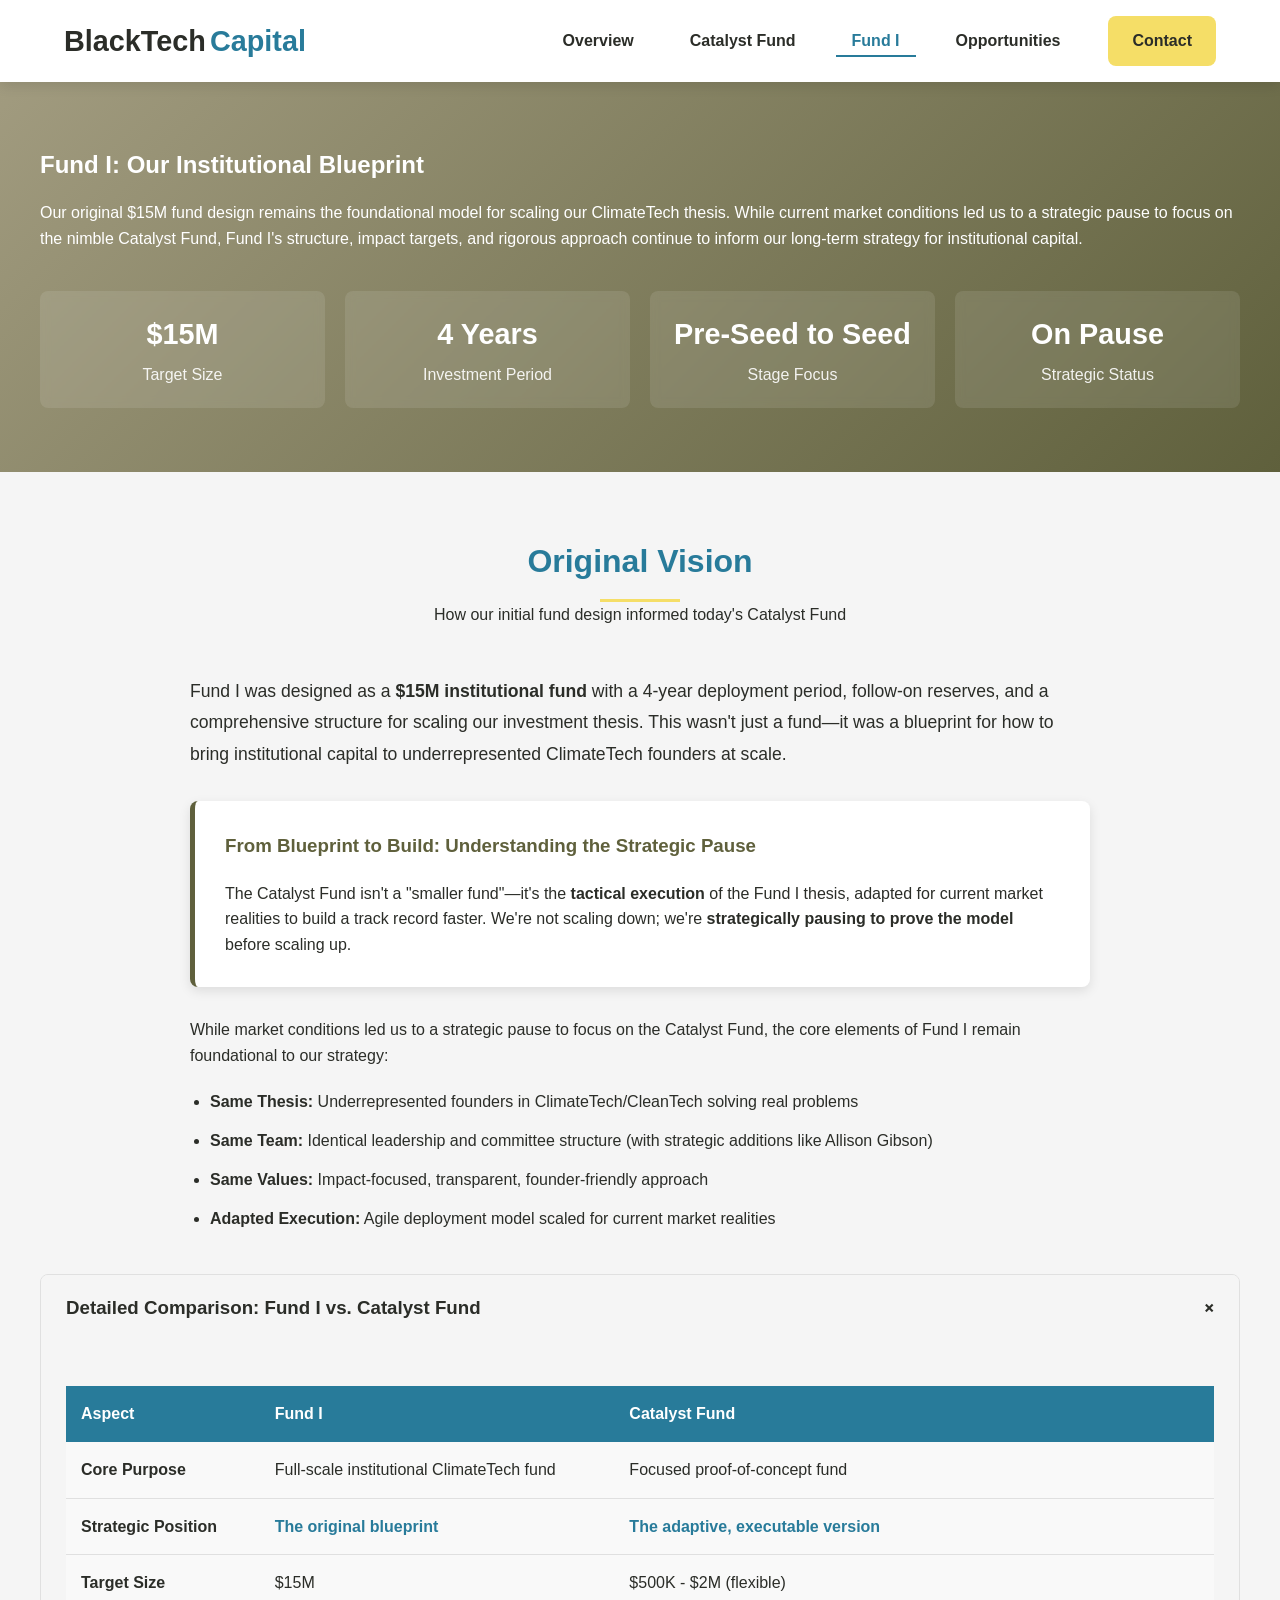
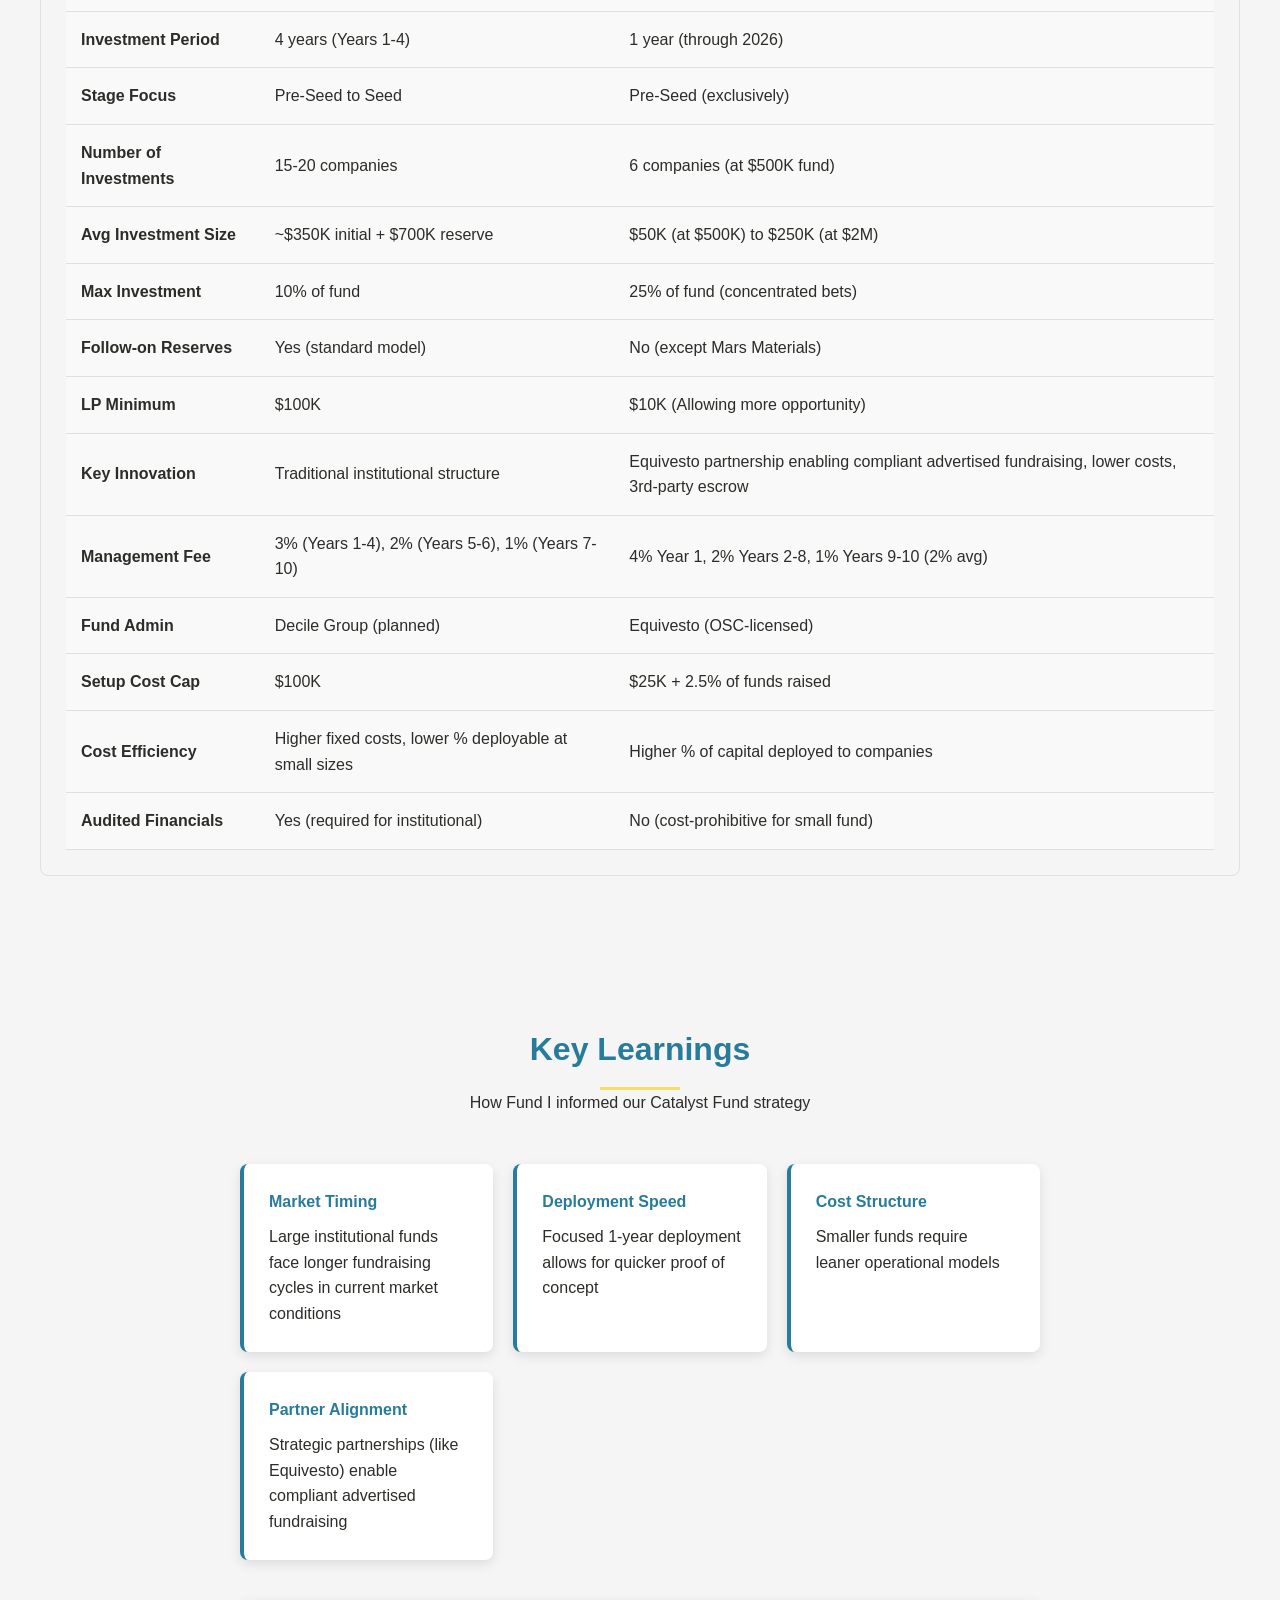
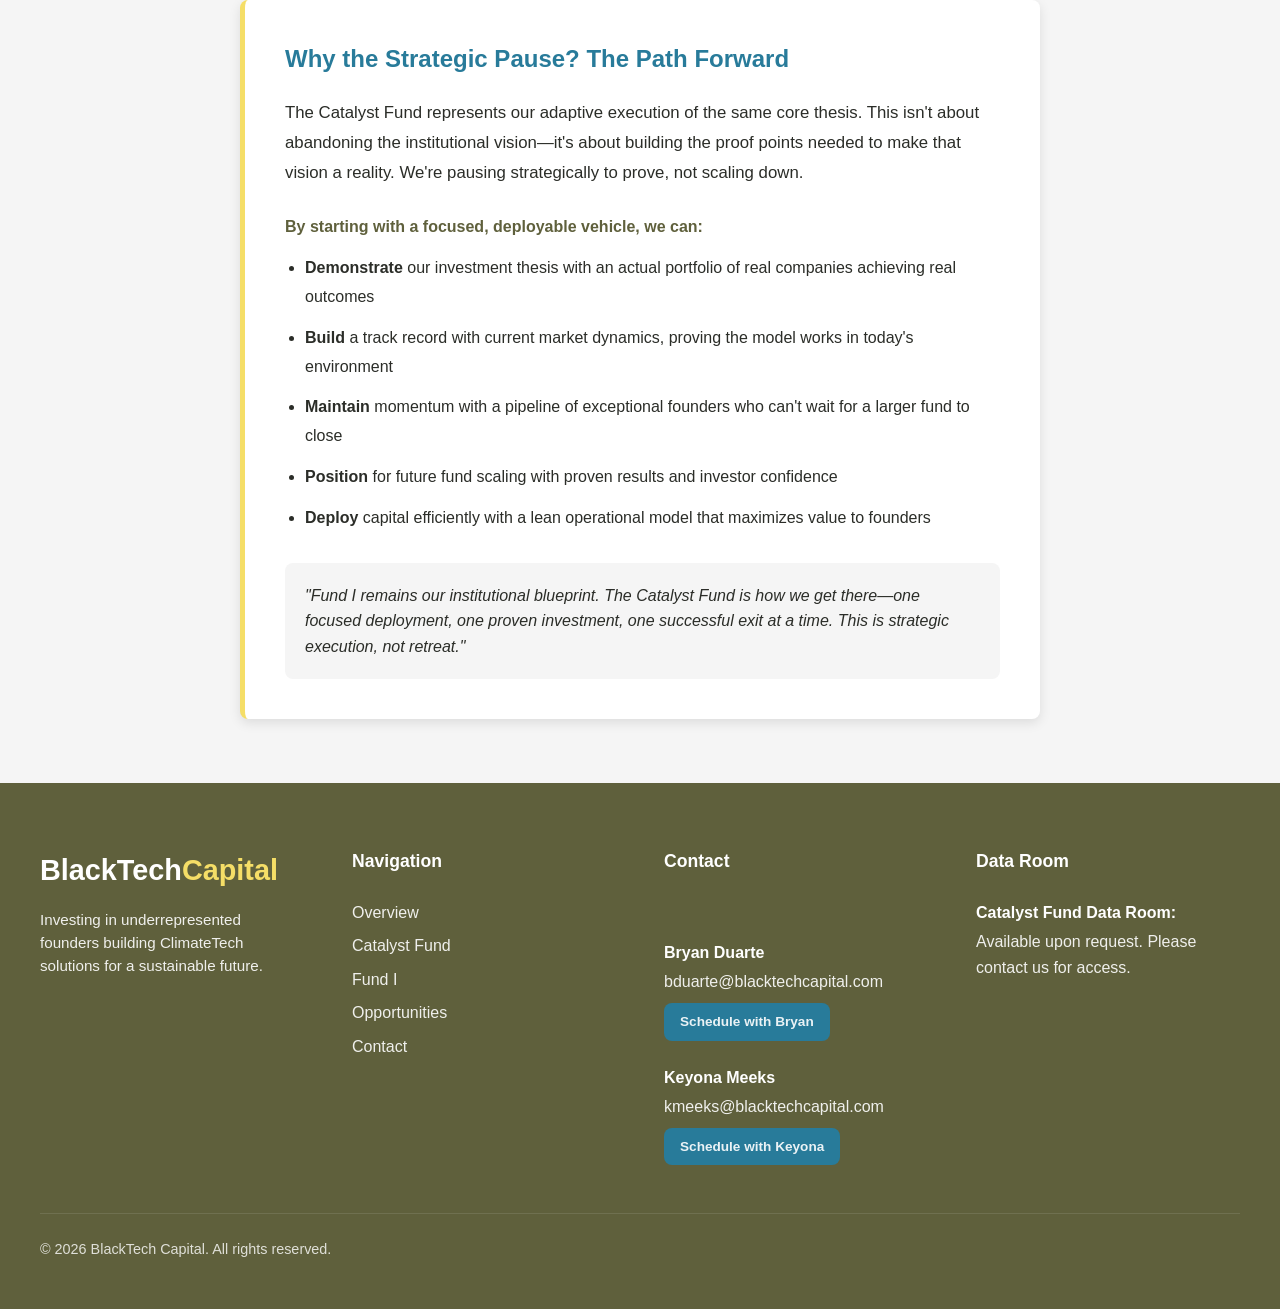
<file: fund-i.html>
<!DOCTYPE html>
<html lang="en">
<head>
    <meta charset="UTF-8">
    <meta name="viewport" content="width=device-width, initial-scale=1.0">
    <title>Fund I | BlackTech Capital</title>
    
    <!-- CSS in specific order for proper cascade -->
    <link rel="stylesheet" href="css/base.css">
    <link rel="stylesheet" href="css/layout.css">
    <link rel="stylesheet" href="css/components.css">
    <link rel="stylesheet" href="css/pages.css">
    <link rel="stylesheet" href="css/responsive.css">
    
    <!-- Font Awesome for icons -->
    <link rel="stylesheet" href="https://cdnjs.cloudflare.com/ajax/libs/font-awesome/6.4.0/css/all.min.css">
</head>
<body class="page-fund-i">
    <!-- Skip to content link for accessibility -->
    <a href="#main-content" class="skip-to-content">Skip to main content</a>
    
    <!-- HEADER PLACEHOLDER -->
    <div id="header-container" data-component-placeholder="header">
        <!-- Fallback content shows if JS fails -->
        <div class="component-fallback">
            <header class="site-header">
                <div class="container">
                    <a href="index.html" class="logo">BlackTech<span>Capital</span></a>
                    <nav>
                        <p>
                            <a href="index.html">Home</a> | 
                            <a href="catalyst-fund.html">Catalyst Fund</a> | 
                            <a href="fund-i.html">Fund I</a> | 
                            <a href="opportunities.html">Opportunities</a> | 
                            <a href="#contact">Contact</a>
                        </p>
                    </nav>
                </div>
            </header>
        </div>
    </div>
    
    <!-- MAIN CONTENT -->
    <main id="main-content" class="main-content">
        <!-- Hero -->
        <section class="fund-details-hero" style="background: linear-gradient(135deg, var(--neutral-tan) 0%, var(--secondary-green) 100%);">
            <div class="container">
                <h1>Fund I: Our Institutional Blueprint</h1>
                <p>Our original $15M fund design remains the foundational model for scaling our ClimateTech thesis. While current market conditions led us to a strategic pause to focus on the nimble Catalyst Fund, Fund I's structure, impact targets, and rigorous approach continue to inform our long-term strategy for institutional capital.</p>

                <div class="fund-highlights">
                    <div class="highlight-card">
                        <h3>$15M</h3>
                        <p>Target Size</p>
                    </div>
                    <div class="highlight-card">
                        <h3>4 Years</h3>
                        <p>Investment Period</p>
                    </div>
                    <div class="highlight-card">
                        <h3>Pre-Seed to Seed</h3>
                        <p>Stage Focus</p>
                    </div>
                    <div class="highlight-card">
                        <h3>On Pause</h3>
                        <p>Strategic Status</p>
                    </div>
                </div>
            </div>
        </section>

        <!-- Context -->
        <section>
            <div class="container">
                <div class="section-header">
                    <h2>Original Vision</h2>
                    <p>How our initial fund design informed today's Catalyst Fund</p>
                </div>
                
                <div style="max-width: 900px; margin: 0 auto 40px;">
                    <p style="font-size: 1.1rem; line-height: 1.8;">Fund I was designed as a <strong>$15M institutional fund</strong> with a 4-year deployment period, follow-on reserves, and a comprehensive structure for scaling our investment thesis. This wasn't just a fund—it was a blueprint for how to bring institutional capital to underrepresented ClimateTech founders at scale.</p>

                    <div style="background-color: white; padding: 30px; border-radius: var(--border-radius); box-shadow: var(--shadow); margin: 30px 0; border-left: 5px solid var(--secondary-green);">
                        <h3 style="color: var(--secondary-green); margin-bottom: 20px;">From Blueprint to Build: Understanding the Strategic Pause</h3>
                        <p>The Catalyst Fund isn't a "smaller fund"—it's the <strong>tactical execution</strong> of the Fund I thesis, adapted for current market realities to build a track record faster. We're not scaling down; we're <strong>strategically pausing to prove the model</strong> before scaling up.</p>
                    </div>

                    <p>While market conditions led us to a strategic pause to focus on the Catalyst Fund, the core elements of Fund I remain foundational to our strategy:</p>

                    <ul style="margin: 20px 0 20px 20px; line-height: 1.8;">
                        <li style="margin-bottom: 10px;"><strong>Same Thesis:</strong> Underrepresented founders in ClimateTech/CleanTech solving real problems</li>
                        <li style="margin-bottom: 10px;"><strong>Same Team:</strong> Identical leadership and committee structure (with strategic additions like Allison Gibson)</li>
                        <li style="margin-bottom: 10px;"><strong>Same Values:</strong> Impact-focused, transparent, founder-friendly approach</li>
                        <li><strong>Adapted Execution:</strong> Agile deployment model scaled for current market realities</li>
                    </ul>
                </div>
                
                <!-- Comparison Table -->
                <div class="toggle-section active">
                    <div class="toggle-header">
                        <h3>Detailed Comparison: Fund I vs. Catalyst Fund</h3>
                        <span class="toggle-icon">+</span>
                    </div>
                    <div class="toggle-content">
                        <div style="overflow-x: auto;">
                            <table style="width: 100%; border-collapse: collapse; margin-top: 20px;">
                                <thead>
                                    <tr style="background-color: var(--primary-blue); color: white;">
                                        <th style="padding: 15px; text-align: left;">Aspect</th>
                                        <th style="padding: 15px; text-align: left;">Fund I</th>
                                        <th style="padding: 15px; text-align: left;">Catalyst Fund</th>
                                    </tr>
                                </thead>
                                <tbody>
                                    <tr style="border-bottom: 1px solid var(--medium-gray); background-color: #f9f9f9;">
                                        <td style="padding: 15px; font-weight: 600;">Core Purpose</td>
                                        <td style="padding: 15px;">Full-scale institutional ClimateTech fund</td>
                                        <td style="padding: 15px;">Focused proof-of-concept fund</td>
                                    </tr>
                                    <tr style="border-bottom: 1px solid var(--medium-gray);">
                                        <td style="padding: 15px; font-weight: 600;">Strategic Position</td>
                                        <td style="padding: 15px;"><strong>The original blueprint</strong></td>
                                        <td style="padding: 15px;"><strong>The adaptive, executable version</strong></td>
                                    </tr>
                                    <tr style="border-bottom: 1px solid var(--medium-gray); background-color: #f9f9f9;">
                                        <td style="padding: 15px; font-weight: 600;">Target Size</td>
                                        <td style="padding: 15px;">$15M</td>
                                        <td style="padding: 15px;">$500K - $2M (flexible)</td>
                                    </tr>
                                    <tr style="border-bottom: 1px solid var(--medium-gray);">
                                        <td style="padding: 15px; font-weight: 600;">Investment Period</td>
                                        <td style="padding: 15px;">4 years (Years 1-4)</td>
                                        <td style="padding: 15px;">1 year (through 2026)</td>
                                    </tr>
                                    <tr style="border-bottom: 1px solid var(--medium-gray); background-color: #f9f9f9;">
                                        <td style="padding: 15px; font-weight: 600;">Stage Focus</td>
                                        <td style="padding: 15px;">Pre-Seed to Seed</td>
                                        <td style="padding: 15px;">Pre-Seed (exclusively)</td>
                                    </tr>
                                    <tr style="border-bottom: 1px solid var(--medium-gray);">
                                        <td style="padding: 15px; font-weight: 600;">Number of Investments</td>
                                        <td style="padding: 15px;">15-20 companies</td>
                                        <td style="padding: 15px;">6 companies (at $500K fund)</td>
                                    </tr>
                                    <tr style="border-bottom: 1px solid var(--medium-gray); background-color: #f9f9f9;">
                                        <td style="padding: 15px; font-weight: 600;">Avg Investment Size</td>
                                        <td style="padding: 15px;">~$350K initial + $700K reserve</td>
                                        <td style="padding: 15px;">$50K (at $500K) to $250K (at $2M)</td>
                                    </tr>
                                    <tr style="border-bottom: 1px solid var(--medium-gray);">
                                        <td style="padding: 15px; font-weight: 600;">Max Investment</td>
                                        <td style="padding: 15px;">10% of fund</td>
                                        <td style="padding: 15px;">25% of fund (concentrated bets)</td>
                                    </tr>
                                    <tr style="border-bottom: 1px solid var(--medium-gray); background-color: #f9f9f9;">
                                        <td style="padding: 15px; font-weight: 600;">Follow-on Reserves</td>
                                        <td style="padding: 15px;">Yes (standard model)</td>
                                        <td style="padding: 15px;">No (except Mars Materials)</td>
                                    </tr>
                                    <tr style="border-bottom: 1px solid var(--medium-gray);">
                                        <td style="padding: 15px; font-weight: 600;">LP Minimum</td>
                                        <td style="padding: 15px;">$100K</td>
                                        <td style="padding: 15px;">$10K (Allowing more opportunity)</td>
                                    </tr>
                                    <tr style="border-bottom: 1px solid var(--medium-gray); background-color: #f9f9f9;">
                                        <td style="padding: 15px; font-weight: 600;">Key Innovation</td>
                                        <td style="padding: 15px;">Traditional institutional structure</td>
                                        <td style="padding: 15px;">Equivesto partnership enabling compliant advertised fundraising, lower costs, 3rd-party escrow</td>
                                    </tr>
                                    <tr style="border-bottom: 1px solid var(--medium-gray);">
                                        <td style="padding: 15px; font-weight: 600;">Management Fee</td>
                                        <td style="padding: 15px;">3% (Years 1-4), 2% (Years 5-6), 1% (Years 7-10)</td>
                                        <td style="padding: 15px;">4% Year 1, 2% Years 2-8, 1% Years 9-10 (2% avg)</td>
                                    </tr>
                                    <tr style="border-bottom: 1px solid var(--medium-gray); background-color: #f9f9f9;">
                                        <td style="padding: 15px; font-weight: 600;">Fund Admin</td>
                                        <td style="padding: 15px;">Decile Group (planned)</td>
                                        <td style="padding: 15px;">Equivesto (OSC-licensed)</td>
                                    </tr>
                                    <tr style="border-bottom: 1px solid var(--medium-gray);">
                                        <td style="padding: 15px; font-weight: 600;">Setup Cost Cap</td>
                                        <td style="padding: 15px;">$100K</td>
                                        <td style="padding: 15px;">$25K + 2.5% of funds raised</td>
                                    </tr>
                                    <tr style="border-bottom: 1px solid var(--medium-gray); background-color: #f9f9f9;">
                                        <td style="padding: 15px; font-weight: 600;">Cost Efficiency</td>
                                        <td style="padding: 15px;">Higher fixed costs, lower % deployable at small sizes</td>
                                        <td style="padding: 15px;">Higher % of capital deployed to companies</td>
                                    </tr>
                                    <tr>
                                        <td style="padding: 15px; font-weight: 600;">Audited Financials</td>
                                        <td style="padding: 15px;">Yes (required for institutional)</td>
                                        <td style="padding: 15px;">No (cost-prohibitive for small fund)</td>
                                    </tr>
                                </tbody>
                            </table>
                        </div>
                    </div>
                </div>
            </div>
        </section>

        <!-- Learnings -->
        <section class="team-section">
            <div class="container">
                <div class="section-header">
                    <h2>Key Learnings</h2>
                    <p>How Fund I informed our Catalyst Fund strategy</p>
                </div>
                
                <div style="max-width: 800px; margin: 0 auto;">
                    <div class="quick-facts">
                        <div class="fact-card">
                            <h4>Market Timing</h4>
                            <p>Large institutional funds face longer fundraising cycles in current market conditions</p>
                        </div>
                        <div class="fact-card">
                            <h4>Deployment Speed</h4>
                            <p>Focused 1-year deployment allows for quicker proof of concept</p>
                        </div>
                        <div class="fact-card">
                            <h4>Cost Structure</h4>
                            <p>Smaller funds require leaner operational models</p>
                        </div>
                        <div class="fact-card">
                            <h4>Partner Alignment</h4>
                            <p>Strategic partnerships (like Equivesto) enable compliant advertised fundraising</p>
                        </div>
                    </div>
                    
                    <div style="background-color: white; padding: 40px; border-radius: var(--border-radius); box-shadow: var(--shadow); margin-top: 40px; border-left: 5px solid var(--accent-yellow);">
                        <h3 style="color: var(--primary-blue); font-size: 1.5rem; margin-bottom: 20px;">Why the Strategic Pause? The Path Forward</h3>
                        <p style="font-size: 1.05rem; line-height: 1.8; margin-bottom: 25px;">The Catalyst Fund represents our adaptive execution of the same core thesis. This isn't about abandoning the institutional vision—it's about building the proof points needed to make that vision a reality. We're pausing strategically to prove, not scaling down.</p>

                        <h4 style="color: var(--secondary-green); margin-top: 25px; margin-bottom: 15px;">By starting with a focused, deployable vehicle, we can:</h4>
                        <ul style="margin: 15px 0 20px 20px; line-height: 1.8;">
                            <li style="margin-bottom: 12px;"><strong>Demonstrate</strong> our investment thesis with an actual portfolio of real companies achieving real outcomes</li>
                            <li style="margin-bottom: 12px;"><strong>Build</strong> a track record with current market dynamics, proving the model works in today's environment</li>
                            <li style="margin-bottom: 12px;"><strong>Maintain</strong> momentum with a pipeline of exceptional founders who can't wait for a larger fund to close</li>
                            <li style="margin-bottom: 12px;"><strong>Position</strong> for future fund scaling with proven results and investor confidence</li>
                            <li><strong>Deploy</strong> capital efficiently with a lean operational model that maximizes value to founders</li>
                        </ul>

                        <div style="background-color: var(--light-gray); padding: 20px; border-radius: var(--border-radius); margin-top: 30px;">
                            <p style="margin-bottom: 0; font-style: italic; color: var(--text-dark);">"Fund I remains our institutional blueprint. The Catalyst Fund is how we get there—one focused deployment, one proven investment, one successful exit at a time. This is strategic execution, not retreat."</p>
                        </div>
                    </div>
                </div>
            </div>
        </section>
    </main>
    
    <!-- FOOTER PLACEHOLDER -->
    <div id="footer-container" data-component-placeholder="footer">
        <!-- Fallback content shows if JS fails -->
        <div class="component-fallback">
            <footer class="site-footer">
                <div class="container">
                    <p>&copy; <span id="current-year">2024</span> BlackTech Capital. All rights reserved.</p>
                    <p><a href="index.html">Home</a> | <a href="#contact">Contact</a></p>
                </div>
            </footer>
        </div>
    </div>
    
    <!-- JavaScript - Load in specific order -->
    <script src="js/components/utils.js" defer></script>
    <script src="js/components/loader.js" defer></script>
    <script src="js/components/navigation.js" defer></script>
    
    <!-- Page-specific JavaScript -->
    <script src="js/main.js" defer></script>
    
    <!-- Toggle functionality -->
    <script>
        document.addEventListener('components-ready', function() {
            // Toggle sections functionality
            const toggleHeaders = document.querySelectorAll('.toggle-header');
            
            toggleHeaders.forEach(header => {
                header.addEventListener('click', function() {
                    const parent = this.parentElement;
                    parent.classList.toggle('active');
                    
                    // Update icon
                    const icon = this.querySelector('.toggle-icon');
                    if (parent.classList.contains('active')) {
                        icon.textContent = '+';
                        icon.style.transform = 'rotate(45deg)';
                    } else {
                        icon.textContent = '+';
                        icon.style.transform = 'rotate(0deg)';
                    }
                });
            });
        });
    </script>
</body>
</html>
</file>
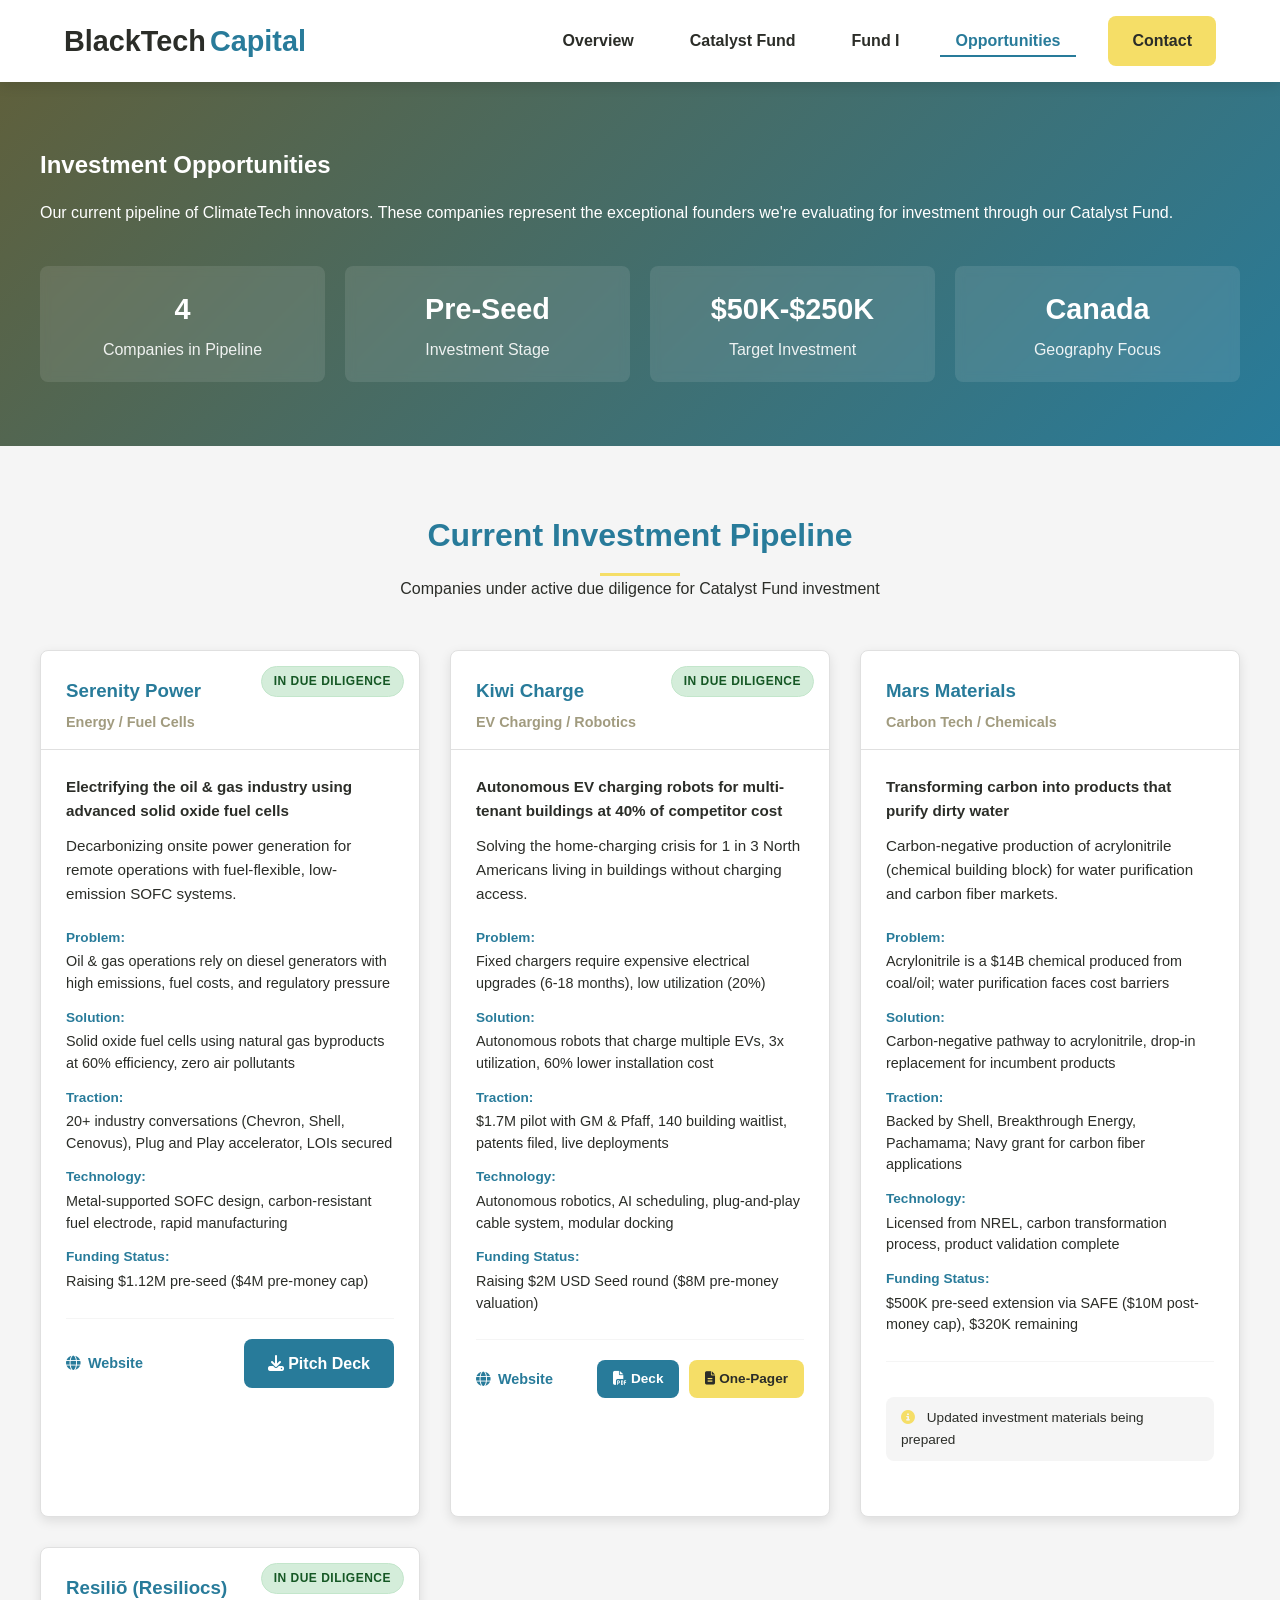
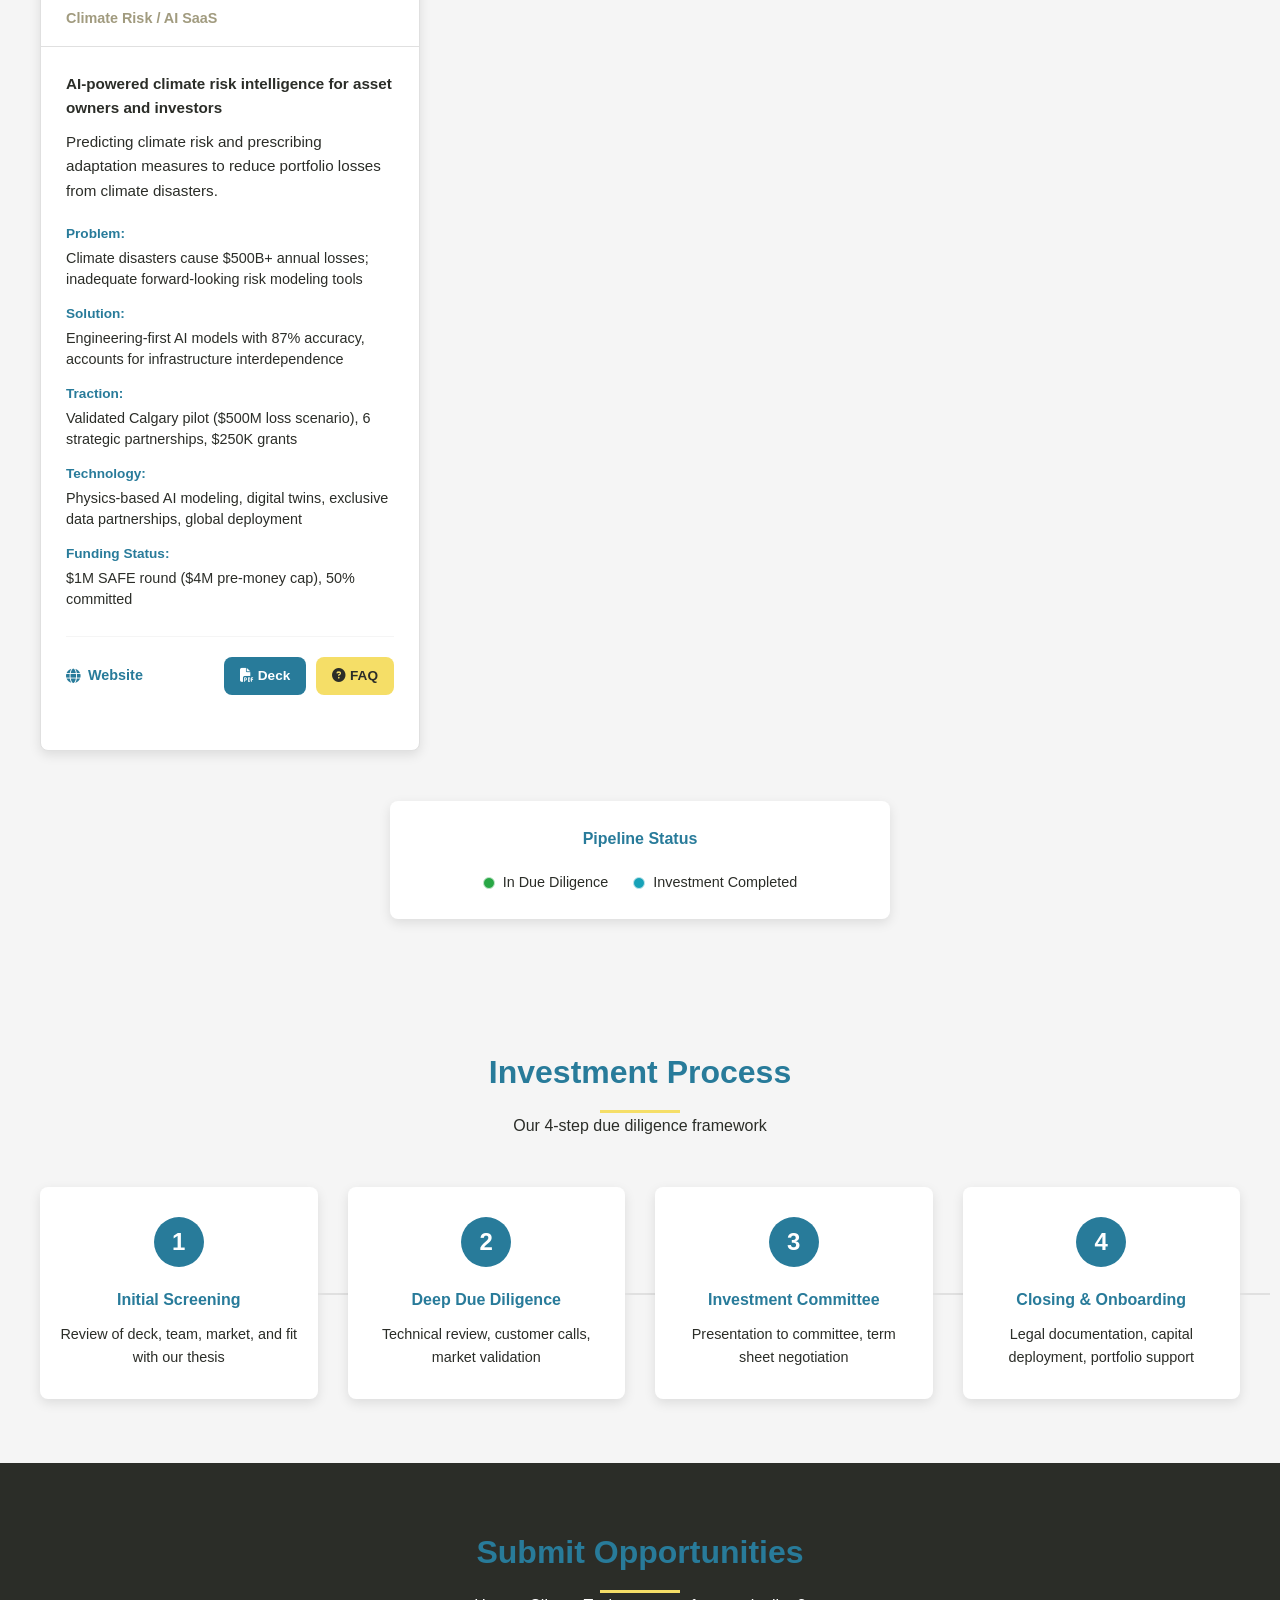
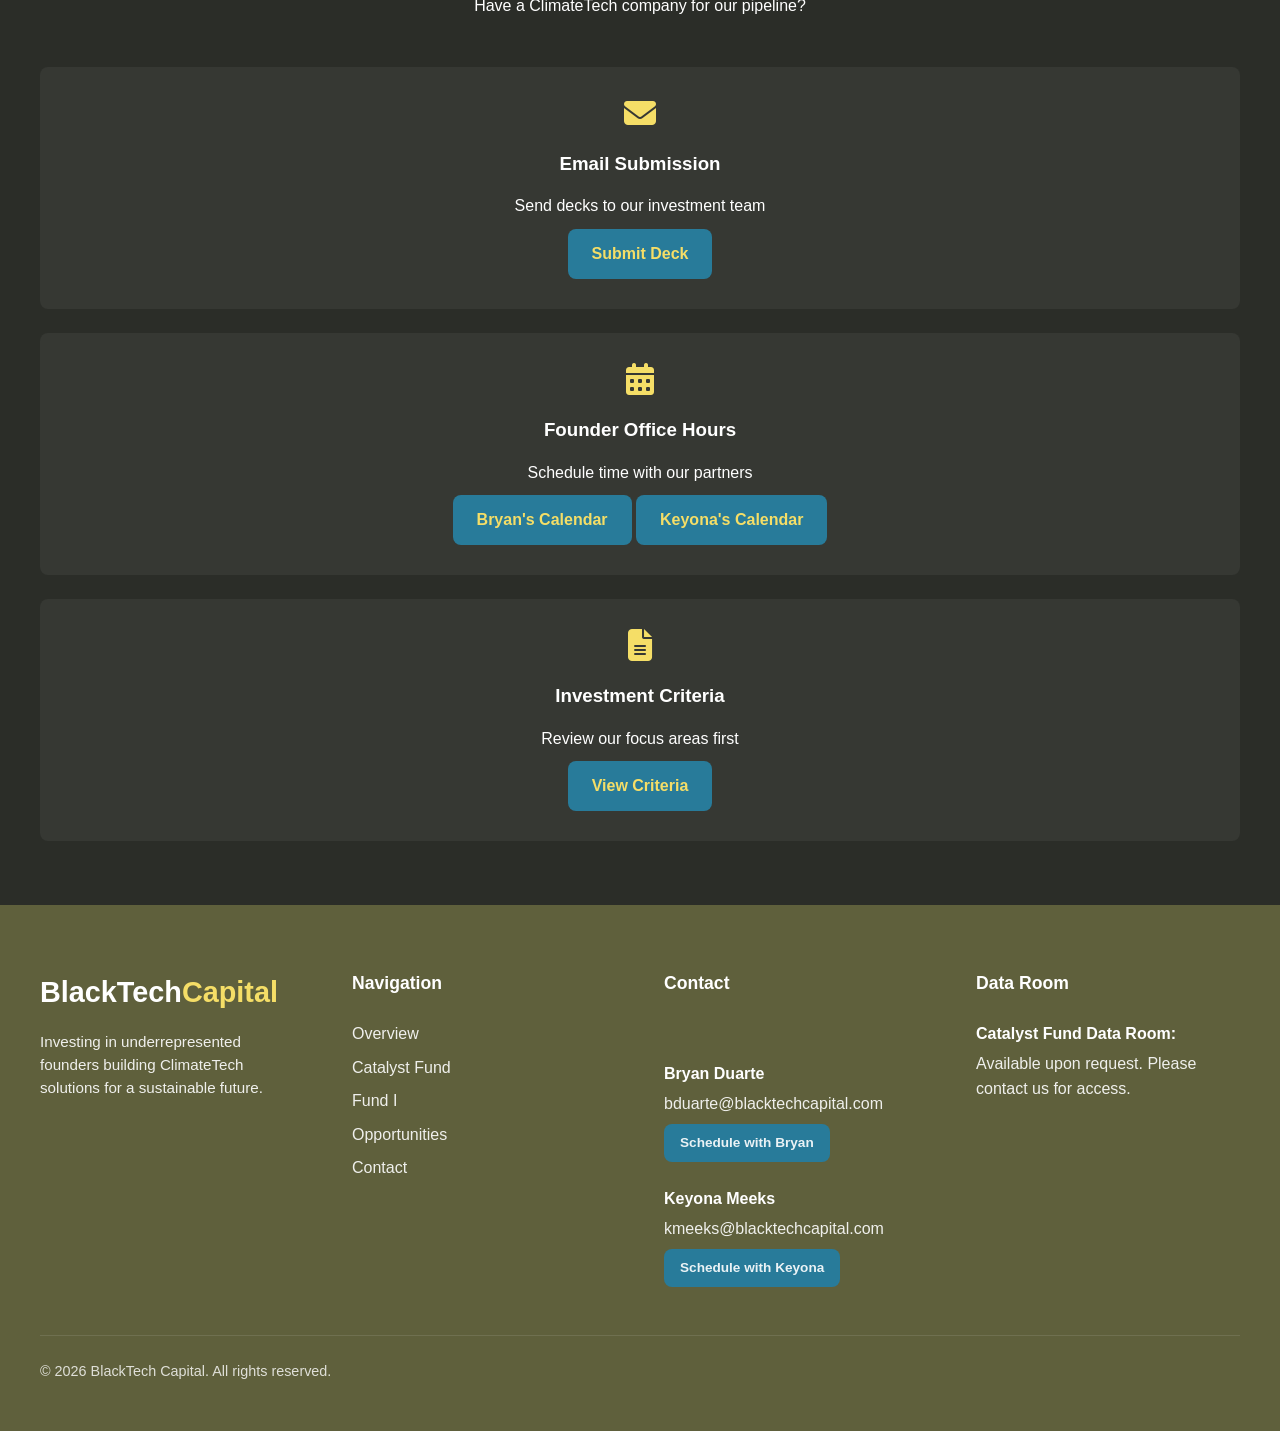
<file: opportunities.html>
<!DOCTYPE html>
<html lang="en">
<head>
    <meta charset="UTF-8">
    <meta name="viewport" content="width=device-width, initial-scale=1.0">
    <title>Investment Opportunities | BlackTech Capital</title>
    
    <!-- CSS in specific order for proper cascade -->
    <link rel="stylesheet" href="css/base.css">
    <link rel="stylesheet" href="css/layout.css">
    <link rel="stylesheet" href="css/components.css">
    <link rel="stylesheet" href="css/pages.css">
    <link rel="stylesheet" href="css/responsive.css">
    
    <!-- Font Awesome for icons -->
    <link rel="stylesheet" href="https://cdnjs.cloudflare.com/ajax/libs/font-awesome/6.4.0/css/all.min.css">
</head>
<body class="page-opportunities">
    <!-- Skip to content link for accessibility -->
    <a href="#main-content" class="skip-to-content">Skip to main content</a>
    
    <!-- HEADER PLACEHOLDER -->
    <div id="header-container" data-component-placeholder="header">
        <!-- Fallback content shows if JS fails -->
        <div class="component-fallback">
            <header class="site-header">
                <div class="container">
                    <a href="index.html" class="logo">BlackTech<span>Capital</span></a>
                    <nav>
                        <p>
                            <a href="index.html">Home</a> | 
                            <a href="catalyst-fund.html">Catalyst Fund</a> | 
                            <a href="fund-i.html">Fund I</a> | 
                            <a href="opportunities.html">Opportunities</a> | 
                            <a href="#contact">Contact</a>
                        </p>
                    </nav>
                </div>
            </header>
        </div>
    </div>
    
    <!-- MAIN CONTENT -->
    <main id="main-content" class="main-content">
        <!-- Hero -->
        <section class="fund-details-hero" style="background: linear-gradient(135deg, var(--secondary-green) 0%, var(--primary-blue) 100%);">
            <div class="container">
                <h1>Investment Opportunities</h1>
                <p>Our current pipeline of ClimateTech innovators. These companies represent the exceptional founders we're evaluating for investment through our Catalyst Fund.</p>

                <div class="fund-highlights">
                    <div class="highlight-card">
                        <h3>4</h3>
                        <p>Companies in Pipeline</p>
                    </div>
                    <div class="highlight-card">
                        <h3>Pre-Seed</h3>
                        <p>Investment Stage</p>
                    </div>
                    <div class="highlight-card">
                        <h3>$50K-$250K</h3>
                        <p>Target Investment</p>
                    </div>
                    <div class="highlight-card">
                        <h3>Canada</h3>
                        <p>Geography Focus</p>
                    </div>
                </div>
            </div>
        </section>

        <!-- Pipeline Companies -->
        <section class="team-section">
            <div class="container">
                <div class="section-header">
                    <h2>Current Investment Pipeline</h2>
                    <p>Companies under active due diligence for Catalyst Fund investment</p>
                </div>

                <!-- Company Cards Grid -->
                <div class="opportunities-grid">
                     <!-- Serenity Power -->
                    <div class="company-card">
                        <div class="company-status status-active">In Due Diligence</div>
                        <div class="company-header">
                            <h3>Serenity Power</h3>
                            <div class="company-sector">Energy / Fuel Cells</div>
                        </div>
                        <div class="company-body">
                            <div class="company-summary">
                                <p><strong>Electrifying the oil & gas industry using advanced solid oxide fuel cells</strong></p>
                                <p>Decarbonizing onsite power generation for remote operations with fuel-flexible, low-emission SOFC systems.</p>
                            </div>
                            
                            <div class="company-details">
                                <div class="detail-item">
                                    <span class="detail-label">Problem:</span>
                                    <span class="detail-value">Oil & gas operations rely on diesel generators with high emissions, fuel costs, and regulatory pressure</span>
                                </div>
                                <div class="detail-item">
                                    <span class="detail-label">Solution:</span>
                                    <span class="detail-value">Solid oxide fuel cells using natural gas byproducts at 60% efficiency, zero air pollutants</span>
                                </div>
                                <div class="detail-item">
                                    <span class="detail-label">Traction:</span>
                                    <span class="detail-value">20+ industry conversations (Chevron, Shell, Cenovus), Plug and Play accelerator, LOIs secured</span>
                                </div>
                                <div class="detail-item">
                                    <span class="detail-label">Technology:</span>
                                    <span class="detail-value">Metal-supported SOFC design, carbon-resistant fuel electrode, rapid manufacturing</span>
                                </div>
                                <div class="detail-item">
                                    <span class="detail-label">Funding Status:</span>
                                    <span class="detail-value">Raising $1.12M pre-seed ($4M pre-money cap)</span>
                                </div>
                            </div>

                            <div class="company-links">
                                <a href="https://serenitypower.ca/" target="_blank" class="company-website">
                                    <i class="fas fa-globe"></i> Website
                                </a>
                                <a href="pdfs/serenity-power-deck.pdf" target="_blank" class="btn">
                                    <i class="fas fa-download"></i> Pitch Deck
                                </a>
                            </div>
                        </div>
                    </div>

                    <!-- Kiwi Charge -->
                    <div class="company-card">
                        <div class="company-status status-active">In Due Diligence</div>
                        <div class="company-header">
                            <h3>Kiwi Charge</h3>
                            <div class="company-sector">EV Charging / Robotics</div>
                        </div>
                        <div class="company-body">
                            <div class="company-summary">
                                <p><strong>Autonomous EV charging robots for multi-tenant buildings at 40% of competitor cost</strong></p>
                                <p>Solving the home-charging crisis for 1 in 3 North Americans living in buildings without charging access.</p>
                            </div>
                            
                            <div class="company-details">
                                <div class="detail-item">
                                    <span class="detail-label">Problem:</span>
                                    <span class="detail-value">Fixed chargers require expensive electrical upgrades (6-18 months), low utilization (20%)</span>
                                </div>
                                <div class="detail-item">
                                    <span class="detail-label">Solution:</span>
                                    <span class="detail-value">Autonomous robots that charge multiple EVs, 3x utilization, 60% lower installation cost</span>
                                </div>
                                <div class="detail-item">
                                    <span class="detail-label">Traction:</span>
                                    <span class="detail-value">$1.7M pilot with GM & Pfaff, 140 building waitlist, patents filed, live deployments</span>
                                </div>
                                <div class="detail-item">
                                    <span class="detail-label">Technology:</span>
                                    <span class="detail-value">Autonomous robotics, AI scheduling, plug-and-play cable system, modular docking</span>
                                </div>
                                <div class="detail-item">
                                    <span class="detail-label">Funding Status:</span>
                                    <span class="detail-value">Raising $2M USD Seed round ($8M pre-money valuation)</span>
                                </div>
                            </div>

                            <div class="company-links">
                                <a href="https://www.kiwicharge.ca/" target="_blank" class="company-website">
                                    <i class="fas fa-globe"></i> Website
                                </a>
                                <div class="documents-group">
                                    <a href="pdfs/kiwi-charge-deck.pdf" target="_blank" class="btn btn-small">
                                        <i class="fas fa-file-pdf"></i> Deck
                                    </a>
                                    <a href="pdfs/kiwi-charge-one-pager.pdf" target="_blank" class="btn btn-small btn-yellow">
                                        <i class="fas fa-file-alt"></i> One-Pager
                                    </a>
                                </div>
                            </div>
                        </div>
                    </div>

                    <!-- Mars Materials -->
                    <div class="company-card">
                        <div class="company-header">
                            <h3>Mars Materials</h3>
                            <div class="company-sector">Carbon Tech / Chemicals</div>
                        </div>
                        <div class="company-body">
                            <div class="company-summary">
                                <p><strong>Transforming carbon into products that purify dirty water</strong></p>
                                <p>Carbon-negative production of acrylonitrile (chemical building block) for water purification and carbon fiber markets.</p>
                            </div>
                            
                            <div class="company-details">
                                <div class="detail-item">
                                    <span class="detail-label">Problem:</span>
                                    <span class="detail-value">Acrylonitrile is a $14B chemical produced from coal/oil; water purification faces cost barriers</span>
                                </div>
                                <div class="detail-item">
                                    <span class="detail-label">Solution:</span>
                                    <span class="detail-value">Carbon-negative pathway to acrylonitrile, drop-in replacement for incumbent products</span>
                                </div>
                                <div class="detail-item">
                                    <span class="detail-label">Traction:</span>
                                    <span class="detail-value">Backed by Shell, Breakthrough Energy, Pachamama; Navy grant for carbon fiber applications</span>
                                </div>
                                <div class="detail-item">
                                    <span class="detail-label">Technology:</span>
                                    <span class="detail-value">Licensed from NREL, carbon transformation process, product validation complete</span>
                                </div>
                                <div class="detail-item">
                                    <span class="detail-label">Funding Status:</span>
                                    <span class="detail-value">$500K pre-seed extension via SAFE ($10M post-money cap), $320K remaining</span>
                                </div>
                            </div>

                            <div class="company-links">
                                <span class="company-note">
                                    <i class="fas fa-info-circle"></i> Updated investment materials being prepared
                                </span>
                            </div>
                        </div>
                    </div>

                    <!-- Resiliõ (Resiliocs) -->
                    <div class="company-card">
                        <div class="company-status status-active">In Due Diligence</div>
                        <div class="company-header">
                            <h3>Resiliõ (Resiliocs)</h3>
                            <div class="company-sector">Climate Risk / AI SaaS</div>
                        </div>
                        <div class="company-body">
                            <div class="company-summary">
                                <p><strong>AI-powered climate risk intelligence for asset owners and investors</strong></p>
                                <p>Predicting climate risk and prescribing adaptation measures to reduce portfolio losses from climate disasters.</p>
                            </div>
                            
                            <div class="company-details">
                                <div class="detail-item">
                                    <span class="detail-label">Problem:</span>
                                    <span class="detail-value">Climate disasters cause $500B+ annual losses; inadequate forward-looking risk modeling tools</span>
                                </div>
                                <div class="detail-item">
                                    <span class="detail-label">Solution:</span>
                                    <span class="detail-value">Engineering-first AI models with 87% accuracy, accounts for infrastructure interdependence</span>
                                </div>
                                <div class="detail-item">
                                    <span class="detail-label">Traction:</span>
                                    <span class="detail-value">Validated Calgary pilot ($500M loss scenario), 6 strategic partnerships, $250K grants</span>
                                </div>
                                <div class="detail-item">
                                    <span class="detail-label">Technology:</span>
                                    <span class="detail-value">Physics-based AI modeling, digital twins, exclusive data partnerships, global deployment</span>
                                </div>
                                <div class="detail-item">
                                    <span class="detail-label">Funding Status:</span>
                                    <span class="detail-value">$1M SAFE round ($4M pre-money cap), 50% committed</span>
                                </div>
                            </div>

                            <div class="company-links">
                                <a href="https://resiliocs.com/" target="_blank" class="company-website">
                                    <i class="fas fa-globe"></i> Website
                                </a>
                                <div class="documents-group">
                                    <a href="pdfs/resiliocs-deck.pdf" target="_blank" class="btn btn-small">
                                        <i class="fas fa-file-pdf"></i> Deck
                                    </a>
                                    <a href="pdfs/resiliocs-faq.pdf" target="_blank" class="btn btn-small btn-yellow">
                                        <i class="fas fa-question-circle"></i> FAQ
                                    </a>
                                </div>
                            </div>
                        </div>
                    </div>
                </div>

                <!-- Pipeline Status Legend -->
                <div class="pipeline-legend">
                    <h4>Pipeline Status</h4>
                    <div class="legend-items">
                        <div class="legend-item">
                            <span class="status-dot status-active"></span>
                            <span>In Due Diligence</span>
                        </div>
                        <div class="legend-item">
                            <span class="status-dot status-completed"></span>
                            <span>Investment Completed</span>
                        </div>
                    </div>
                </div>
            </div>
        </section>

        <!-- Process Timeline -->
        <section class="team-section">
            <div class="container">
                <div class="section-header">
                    <h2>Investment Process</h2>
                    <p>Our 4-step due diligence framework</p>
                </div>

                <div class="process-timeline">
                    <div class="process-step">
                        <div class="step-number">1</div>
                        <h4>Initial Screening</h4>
                        <p>Review of deck, team, market, and fit with our thesis</p>
                    </div>
                    <div class="process-step">
                        <div class="step-number">2</div>
                        <h4>Deep Due Diligence</h4>
                        <p>Technical review, customer calls, market validation</p>
                    </div>
                    <div class="process-step">
                        <div class="step-number">3</div>
                        <h4>Investment Committee</h4>
                        <p>Presentation to committee, term sheet negotiation</p>
                    </div>
                    <div class="process-step">
                        <div class="step-number">4</div>
                        <h4>Closing & Onboarding</h4>
                        <p>Legal documentation, capital deployment, portfolio support</p>
                    </div>
                </div>
            </div>
        </section>

        <!-- Contact Section -->
        <section id="contact" class="contact-section">
            <div class="container">
                <div class="section-header">
                    <h2>Submit Opportunities</h2>
                    <p>Have a ClimateTech company for our pipeline?</p>
                </div>
                
                <div class="contact-info">
                    <div class="contact-card">
                        <i class="fas fa-envelope"></i>
                        <h3>Email Submission</h3>
                        <p>Send decks to our investment team</p>
                        <a href="mailto:bduarte@blacktechcapital.com" class="btn" style="margin-top: 10px;">Submit Deck</a>
                    </div>
                    
                    <div class="contact-card">
                        <i class="fas fa-calendar-alt"></i>
                        <h3>Founder Office Hours</h3>
                        <p>Schedule time with our partners</p>
                        <a href="https://calendly.com/bryanduarte/60-minute-meeting-with-bryan-btc" class="btn" style="margin-top: 10px;" target="_blank" rel="noopener">Bryan's Calendar</a>
                        <a href="https://calendar.google.com/calendar/u/0/appointments/schedules/AcZssZ24g8BPHpaNhG1jyEiBwxS-_kpddOJZtJ_gI0gXj2Shc4V5fYW4niAHyt0Y7ds5jiIwvc4KrKL6" class="btn btn-secondary" style="margin-top: 10px;" target="_blank" rel="noopener">Keyona's Calendar</a>
                    </div>
                    
                    <div class="contact-card">
                        <i class="fas fa-file-alt"></i>
                        <h3>Investment Criteria</h3>
                        <p>Review our focus areas first</p>
                        <a href="catalyst-fund.html" class="btn" style="margin-top: 10px;">View Criteria</a>
                    </div>
                </div>
            </div>
        </section>
    </main>
    
    <!-- FOOTER PLACEHOLDER -->
    <div id="footer-container" data-component-placeholder="footer">
        <!-- Fallback content shows if JS fails -->
        <div class="component-fallback">
            <footer class="site-footer">
                <div class="container">
                    <p>&copy; <span id="current-year">2024</span> BlackTech Capital. All rights reserved.</p>
                    <p><a href="index.html">Home</a> | <a href="#contact">Contact</a></p>
                </div>
            </footer>
        </div>
    </div>
    
    <!-- JavaScript - Load in specific order -->
    <script src="js/components/utils.js" defer></script>
    <script src="js/components/loader.js" defer></script>
    <script src="js/components/navigation.js" defer></script>
    
    <!-- Page-specific JavaScript -->
    <script src="js/main.js" defer></script>
</body>
</html>
</file>
<file: css/base.css>
/* css/base.css - Extended with your variables */
:root {
    /* Your existing color system */
    --primary-blue: #287b9a;
    --dark-bg: #2b2d28;
    --secondary-green: #5f603c;
    --neutral-tan: #a19b7f;
    --accent-yellow: #f5de67;
    --text-light: #f8f9fa;
    --text-dark: #2b2d28;
    --light-gray: #f5f5f5;
    --medium-gray: #e0e0e0;
    --transition: all 0.3s ease;
    --shadow: 0 4px 12px rgba(0, 0, 0, 0.1);
    --border-radius: 8px;
    
    /* Additional variables for consistency */
    --color-primary: #287b9a;
    --color-secondary: #5f603c;
    --color-accent: #f5de67;
    --color-dark: #2b2d28;
    --color-light: #f5f5f5;
    --color-text: #2b2d28;
    --color-border: #e0e0e0;
    --color-white: #ffffff;
    
    /* Typography */
    --font-base: 'Segoe UI', Tahoma, Geneva, Verdana, sans-serif;
    --font-heading: 'Segoe UI', Tahoma, Geneva, Verdana, sans-serif;
    
    /* Spacing */
    --space-xs: 0.25rem;
    --space-sm: 0.5rem;
    --space-md: 1rem;
    --space-lg: 1.5rem;
    --space-xl: 2rem;
    --space-2xl: 3rem;
    --space-3xl: 4rem;
    --space-4xl: 6rem;
    
    /* Layout */
    --container-width: 1200px;
    --container-padding: 1.5rem;
    --border-radius-lg: 12px;
    --shadow-sm: 0 2px 4px rgba(0, 0, 0, 0.1);
    --shadow-lg: 0 8px 24px rgba(0, 0, 0, 0.12);
    --shadow-xl: 0 12px 48px rgba(0, 0, 0, 0.15);
}

/* Reset & Base Styles */
* {
    margin: 0;
    padding: 0;
    box-sizing: border-box;
}

html {
    font-size: 16px;
    scroll-behavior: smooth;
}

body {
    font-family: var(--font-base);
    line-height: 1.6;
    color: var(--text-dark);
    background-color: var(--light-gray);
    min-height: 100vh;
    display: flex;
    flex-direction: column;
}

main {
    flex: 1;
}

img {
    max-width: 100%;
    height: auto;
    display: block;
}

a {
    color: var(--primary-blue);
    text-decoration: none;
    transition: color var(--transition);
}

a:hover {
    color: var(--secondary-green);
}

button {
    font-family: inherit;
    cursor: pointer;
}

/* Utility Classes */
.visually-hidden {
    position: absolute;
    width: 1px;
    height: 1px;
    padding: 0;
    margin: -1px;
    overflow: hidden;
    clip: rect(0, 0, 0, 0);
    white-space: nowrap;
    border: 0;
}

.container {
    width: 100%;
    max-width: var(--container-width);
    margin: 0 auto;
    padding: 0 var(--container-padding);
}

.text-center {
    text-align: center;
}

.flex {
    display: flex;
}

.flex-column {
    flex-direction: column;
}

.items-center {
    align-items: center;
}

.justify-between {
    justify-content: space-between;
}

.gap-sm {
    gap: var(--space-sm);
}

.gap-md {
    gap: var(--space-md);
}

.gap-lg {
    gap: var(--space-lg);
}

/* Skip to main content link */
.skip-to-content {
    position: absolute;
    top: -40px;
    left: 0;
    background: var(--primary-blue);
    color: white;
    padding: 8px 16px;
    z-index: 1000;
    text-decoration: none;
    border-radius: 0 0 4px 0;
}

.skip-to-content:focus {
    top: 0;
}

/* Button Styles from your shared.css */
.btn {
    display: inline-block;
    padding: 12px 24px;
    background-color: var(--primary-blue);
    color: white;
    border: none;
    border-radius: var(--border-radius);
    font-weight: 600;
    cursor: pointer;
    transition: var(--transition);
    text-align: center;
    text-decoration: none;
    font-family: inherit;
    font-size: 1rem;
}

.btn:hover {
    background-color: var(--secondary-green);
    color: white;
    transform: translateY(-2px);
}

.btn-yellow {
    background-color: var(--accent-yellow);
    color: var(--text-dark);
}

.btn-yellow:hover {
    background-color: #e0c95c;
    color: var(--text-dark);
}

.btn-small {
    padding: 8px 16px;
    font-size: 0.85rem;
}

.btn-red {
    background-color: #dc3545;
    color: white;
}

.btn-red:hover {
    background-color: #c82333;
}
</file>
<file: css/layout.css>
/* css/layout.css */
/* Section spacing */
section {
    padding: var(--space-3xl) 0;
}

/* Hero Section */
.hero {
    background: linear-gradient(135deg, var(--dark-bg) 0%, var(--secondary-green) 100%);
    color: white;
    padding: var(--space-4xl) 0 var(--space-3xl);
    text-align: center;
}

.hero h1 {
    color: white;
    font-size: 3rem;
    margin-bottom: var(--space-lg);
}

.hero p {
    font-size: 1.2rem;
    max-width: 800px;
    margin: 0 auto var(--space-2xl);
    opacity: 0.9;
}

.hero-btns {
    display: flex;
    justify-content: center;
    gap: var(--space-lg);
    flex-wrap: wrap;
}

/* Fund Details Hero */
.fund-details-hero {
    background: linear-gradient(135deg, var(--primary-blue) 0%, var(--secondary-green) 100%);
    color: white;
    padding: var(--space-3xl) 0;
}

.fund-details-hero h1 {
    color: white;
    margin-bottom: var(--space-md);
}

/* Team Section */
.team-section {
    background-color: var(--light-gray);
}

/* Contact Section */
.contact-section {
    background-color: var(--dark-bg);
    color: white;
}

.contact-section h2 {
    color: white;
}

/* Section Header */
.section-header {
    text-align: center;
    margin-bottom: var(--space-2xl);
}

.section-header h2 {
    position: relative;
    display: inline-block;
    padding-bottom: 15px;
    color: var(--primary-blue);
    font-size: 2rem;
}

.section-header h2:after {
    content: '';
    position: absolute;
    bottom: 0;
    left: 50%;
    transform: translateX(-50%);
    width: 80px;
    height: 3px;
    background-color: var(--accent-yellow);
}

/* Grid Systems */
.grid {
    display: grid;
    gap: var(--space-md);
}

.grid-2 {
    grid-template-columns: repeat(auto-fit, minmax(300px, 1fr));
}

.grid-3 {
    grid-template-columns: repeat(auto-fit, minmax(250px, 1fr));
}

.grid-4 {
    grid-template-columns: repeat(auto-fit, minmax(200px, 1fr));
}

/* Comparison Container */
.comparison-container {
    display: grid;
    grid-template-columns: repeat(auto-fit, minmax(300px, 1fr));
    gap: 30px;
    margin-top: 40px;
}

/* Team Container */
.team-container {
    display: grid;
    grid-template-columns: repeat(auto-fill, minmax(300px, 1fr));
    gap: 30px;
    margin-top: 40px;
}

/* Quick Facts Grid */
.quick-facts {
    display: grid;
    grid-template-columns: repeat(auto-fit, minmax(250px, 1fr));
    gap: 20px;
    margin-bottom: 40px;
}

/* Fund Highlights */
.fund-highlights {
    display: grid;
    grid-template-columns: repeat(auto-fit, minmax(200px, 1fr));
    gap: 20px;
    margin-top: 40px;
}

/* Contact Info Grid */
.contact-info {
    display: grid;
    grid-template-columns: repeat(auto-fit, minmax(250px, 1fr));
    gap: 30px;
    margin-top: 40px;
}

/* Opportunities Grid */
.opportunities-grid {
    display: grid;
    grid-template-columns: repeat(auto-fill, minmax(350px, 1fr));
    gap: 30px;
    margin-bottom: 50px;
}

/* Process Timeline */
.process-timeline {
    display: grid;
    grid-template-columns: repeat(auto-fit, minmax(200px, 1fr));
    gap: 30px;
    margin-top: 40px;
}

/* Content Box */
.content-box {
    background-color: white;
    padding: 30px;
    border-radius: var(--border-radius);
    box-shadow: var(--shadow);
    margin: 20px 0;
}

.content-box.highlight {
    border-left: 5px solid var(--accent-yellow);
}

.content-box.info {
    border-left: 5px solid var(--primary-blue);
}

/* Spacing Utilities */
.mt-0 { margin-top: 0; }
.mt-sm { margin-top: var(--space-sm); }
.mt-md { margin-top: var(--space-md); }
.mt-lg { margin-top: var(--space-lg); }
.mt-xl { margin-top: var(--space-xl); }
.mt-2xl { margin-top: var(--space-2xl); }

.mb-0 { margin-bottom: 0; }
.mb-sm { margin-bottom: var(--space-sm); }
.mb-md { margin-bottom: var(--space-md); }
.mb-lg { margin-bottom: var(--space-lg); }
.mb-xl { margin-bottom: var(--space-xl); }
.mb-2xl { margin-bottom: var(--space-2xl); }
</file>
<file: css/components.css>
/* css/components.css */
/* Header Styles */
.site-header {
    position: sticky;
    top: 0;
    z-index: 1000;
    background-color: white;
    box-shadow: var(--shadow);
    transition: background-color var(--transition), box-shadow var(--transition);
}

.site-header .container {
    display: flex;
    justify-content: space-between;
    align-items: center;
    padding: var(--space-md) var(--container-padding);
}

/* Logo */
.logo {
    font-size: 1.8rem;
    font-weight: 700;
    color: var(--dark-bg);
    text-decoration: none;
    display: flex;
    align-items: center;
    gap: var(--space-xs);
}

.logo span {
    color: var(--primary-blue);
}

.logo:hover {
    color: var(--dark-bg);
}

/* Navigation Toggle */
.nav-toggle {
    display: none;
    background: none;
    border: none;
    padding: var(--space-sm);
    cursor: pointer;
    z-index: 1001;
    font-size: 1.5rem;
    color: var(--dark-bg);
}

/* Primary Navigation */
.primary-nav {
    display: flex;
    align-items: center;
}

.nav-list {
    display: flex;
    list-style: none;
    gap: var(--space-lg);
    align-items: center;
    margin: 0;
    padding: 0;
}

.nav-link {
    color: var(--dark-bg);
    text-decoration: none;
    font-weight: 600;
    padding: var(--space-sm) var(--space-md);
    position: relative;
    transition: color var(--transition);
}

.nav-link:after {
    content: '';
    position: absolute;
    bottom: 0;
    left: 0;
    width: 0;
    height: 2px;
    background-color: var(--primary-blue);
    transition: width var(--transition);
}

.nav-link:hover:after {
    width: 100%;
}

.nav-link:hover {
    color: var(--primary-blue);
}

.nav-link.is-active {
    color: var(--primary-blue);
}

.nav-link.is-active:after {
    width: 100%;
}

.nav-item-contact {
    margin-left: var(--space-sm);
}

/* Footer Styles */
.site-footer {
    background-color: var(--secondary-green);
    color: white;
    padding: var(--space-3xl) 0 var(--space-2xl);
}

.footer-grid {
    display: grid;
    grid-template-columns: repeat(auto-fit, minmax(250px, 1fr));
    gap: var(--space-2xl);
    margin-bottom: var(--space-2xl);
}

.footer-section {
    display: flex;
    flex-direction: column;
    gap: var(--space-md);
}

.footer-brand {
    max-width: 300px;
}

.footer-logo {
    font-size: 1.8rem;
    font-weight: 700;
    color: white;
    text-decoration: none;
}

.footer-logo span {
    color: var(--accent-yellow);
}

.footer-tagline {
    color: rgba(255, 255, 255, 0.9);
    font-size: 0.95rem;
    line-height: 1.5;
}

.footer-heading {
    font-size: 1.1rem;
    font-weight: 600;
    margin-bottom: var(--space-sm);
    color: white;
}

.footer-links {
    list-style: none;
    padding: 0;
    margin: 0;
    display: flex;
    flex-direction: column;
    gap: var(--space-sm);
}

.footer-links a {
    color: rgba(255, 255, 255, 0.9);
    text-decoration: none;
    transition: color var(--transition);
}

.footer-links a:hover {
    color: var(--accent-yellow);
}

.contact-info {
    display: flex;
    flex-direction: column;
    gap: var(--space-lg);
}

.contact-person h4 {
    font-size: 1rem;
    font-weight: 600;
    margin-bottom: var(--space-xs);
    color: white;
}

.contact-person p {
    margin-bottom: var(--space-sm);
}

.contact-person a {
    color: rgba(255, 255, 255, 0.9);
    text-decoration: none;
}

.contact-person a:hover {
    color: var(--accent-yellow);
}

.data-room-info p {
    color: rgba(255, 255, 255, 0.9);
    margin-bottom: var(--space-xs);
}

.data-room-info strong {
    color: white;
}

/* Footer Bottom */
.footer-bottom {
    border-top: 1px solid rgba(255, 255, 255, 0.1);
    padding-top: var(--space-lg);
    display: flex;
    justify-content: space-between;
    align-items: center;
    flex-wrap: wrap;
    gap: var(--space-md);
}

.footer-legal {
    display: flex;
    flex-direction: column;
    gap: var(--space-sm);
}

.copyright {
    color: rgba(255, 255, 255, 0.8);
    font-size: 0.9rem;
}

.legal-links {
    display: flex;
    gap: var(--space-sm);
    align-items: center;
}

.legal-links a {
    color: rgba(255, 255, 255, 0.8);
    font-size: 0.9rem;
    text-decoration: none;
}

.legal-links a:hover {
    color: var(--accent-yellow);
}

.divider {
    color: rgba(255, 255, 255, 0.4);
}

.footer-social {
    display: flex;
    gap: var(--space-sm);
}

.social-link {
    color: rgba(255, 255, 255, 0.8);
    font-size: 1.2rem;
    transition: color var(--transition);
}

.social-link:hover {
    color: var(--accent-yellow);
}

/* Fund Cards */
.fund-card {
    background-color: white;
    border-radius: var(--border-radius);
    box-shadow: var(--shadow);
    overflow: hidden;
    transition: var(--transition);
    border-top: 5px solid var(--primary-blue);
    height: 100%;
}

.fund-card:hover {
    transform: translateY(-10px);
    box-shadow: 0 15px 30px rgba(0, 0, 0, 0.15);
}

.fund-card.fund-i {
    border-top-color: var(--neutral-tan);
}

.fund-card.catalyst {
    border-top-color: var(--accent-yellow);
}

.fund-card-header {
    padding: 25px;
    background-color: var(--light-gray);
    border-bottom: 1px solid var(--medium-gray);
}

.fund-card-header h3 {
    margin-bottom: 5px;
}

.fund-status {
    display: inline-block;
    padding: 5px 15px;
    background-color: var(--accent-yellow);
    color: var(--text-dark);
    border-radius: 20px;
    font-size: 0.85rem;
    font-weight: 600;
    margin-top: 10px;
}

.fund-card-body {
    padding: 25px;
}

.fund-feature {
    margin-bottom: 20px;
}

.fund-feature h4 {
    font-size: 1rem;
    margin-bottom: 5px;
    color: var(--secondary-green);
}

/* Toggle Sections */
.toggle-section {
    margin-bottom: 20px;
    border: 1px solid var(--medium-gray);
    border-radius: var(--border-radius);
    overflow: hidden;
}

.toggle-header {
    padding: 18px 25px;
    background-color: var(--light-gray);
    display: flex;
    justify-content: space-between;
    align-items: center;
    cursor: pointer;
    font-weight: 600;
    transition: var(--transition);
}

.toggle-header:hover {
    background-color: #f0f0f0;
}

.toggle-icon {
    font-size: 1.2rem;
    transition: var(--transition);
}

.toggle-content {
    padding: 0;
    max-height: 0;
    overflow: hidden;
    transition: var(--transition);
}

.toggle-section.active .toggle-content {
    padding: 25px;
    max-height: 2000px;
}

.toggle-section.active .toggle-icon {
    transform: rotate(45deg);
}

/* Team Cards */
.team-card {
    background-color: white;
    border-radius: var(--border-radius);
    box-shadow: var(--shadow);
    overflow: hidden;
    transition: var(--transition);
}

.team-card:hover {
    transform: translateY(-5px);
}

.team-card-header {
    padding: 25px;
    background-color: var(--primary-blue);
    color: white;
}

.team-card-header h3 {
    color: white;
    margin-bottom: 5px;
}

.team-role {
    font-size: 0.9rem;
    opacity: 0.9;
}

.team-card-body {
    padding: 25px;
}

/* Contact Cards */
.contact-card {
    background-color: rgba(255, 255, 255, 0.05);
    border-radius: var(--border-radius);
    padding: 30px;
    text-align: center;
}

.contact-card i {
    font-size: 2rem;
    color: var(--accent-yellow);
    margin-bottom: 20px;
}

.contact-card h3 {
    color: white;
    margin-bottom: 15px;
}

.contact-card a {
    color: var(--accent-yellow);
}

/* Highlight Cards */
.highlight-card {
    background-color: rgba(255, 255, 255, 0.1);
    border-radius: var(--border-radius);
    padding: 20px;
    text-align: center;
    backdrop-filter: blur(5px);
}

.highlight-card h3 {
    color: white;
    font-size: 1.8rem;
    margin-bottom: 5px;
}

.highlight-card p {
    margin-bottom: 0;
    opacity: 0.9;
    color: white;
}

/* Fact Cards */
.fact-card {
    background-color: white;
    border-radius: var(--border-radius);
    padding: 25px;
    box-shadow: var(--shadow);
    border-left: 4px solid var(--primary-blue);
}

.fact-card h4 {
    color: var(--primary-blue);
    margin-bottom: 10px;
}

/* Company Cards */
.company-card {
    background-color: white;
    border-radius: var(--border-radius);
    box-shadow: var(--shadow);
    overflow: hidden;
    transition: var(--transition);
    border: 1px solid var(--medium-gray);
    height: 100%;
    position: relative;
}

.company-card:hover {
    transform: translateY(-5px);
    box-shadow: 0 15px 30px rgba(0, 0, 0, 0.15);
}

.company-status {
    position: absolute;
    top: 15px;
    right: 15px;
    padding: 5px 12px;
    border-radius: 20px;
    font-size: 0.75rem;
    font-weight: 700;
    text-transform: uppercase;
    letter-spacing: 0.5px;
    z-index: 10;
}

.status-active {
    background-color: #d4edda;
    color: #155724;
    border: 1px solid #c3e6cb;
}

.status-pending {
    background-color: #fff3cd;
    color: #856404;
    border: 1px solid #ffeaa7;
}

.status-completed {
    background-color: #d1ecf1;
    color: #0c5460;
    border: 1px solid #bee5eb;
}

.company-header {
    padding: 25px 25px 15px 25px;
    border-bottom: 1px solid var(--medium-gray);
}

.company-header h3 {
    margin-bottom: 5px;
    color: var(--primary-blue);
}

.company-sector {
    font-size: 0.9rem;
    color: var(--neutral-tan);
    font-weight: 600;
}

.company-body {
    padding: 25px;
}

.company-summary {
    margin-bottom: 20px;
}

.company-summary p {
    margin-bottom: 10px;
    font-size: 0.95rem;
    line-height: 1.6;
}

.company-details {
    margin-bottom: 25px;
}

.detail-item {
    margin-bottom: 12px;
    display: flex;
    flex-direction: column;
}

.detail-label {
    font-weight: 600;
    font-size: 0.85rem;
    color: var(--primary-blue);
    margin-bottom: 3px;
}

.detail-value {
    font-size: 0.9rem;
    line-height: 1.5;
    color: var(--text-dark);
}

.company-links {
    display: flex;
    justify-content: space-between;
    align-items: center;
    margin-top: 20px;
    padding-top: 20px;
    border-top: 1px solid var(--light-gray);
}

.company-website {
    display: inline-flex;
    align-items: center;
    gap: 8px;
    color: var(--primary-blue);
    font-weight: 600;
    font-size: 0.9rem;
}

.company-website:hover {
    color: var(--secondary-green);
}

.company-website.disabled {
    color: var(--medium-gray);
    cursor: not-allowed;
}

.documents-group {
    display: flex;
    gap: 10px;
}

.company-note {
    margin-top: 15px;
    padding: 10px 15px;
    background-color: var(--light-gray);
    border-radius: var(--border-radius);
    font-size: 0.85rem;
    color: var(--text-dark);
}

.company-note i {
    color: var(--accent-yellow);
    margin-right: 8px;
}

/* Pipeline Legend */
.pipeline-legend {
    background-color: white;
    padding: 25px;
    border-radius: var(--border-radius);
    box-shadow: var(--shadow);
    margin-top: 40px;
    max-width: 500px;
    margin-left: auto;
    margin-right: auto;
}

.pipeline-legend h4 {
    margin-bottom: 20px;
    text-align: center;
    color: var(--primary-blue);
}

.legend-items {
    display: flex;
    justify-content: center;
    flex-wrap: wrap;
    gap: 25px;
}

.legend-item {
    display: flex;
    align-items: center;
    gap: 8px;
    font-size: 0.9rem;
}

.status-dot {
    width: 12px;
    height: 12px;
    border-radius: 50%;
}

.status-dot.status-active {
    background-color: #28a745;
}

.status-dot.status-pending {
    background-color: #ffc107;
}

.status-dot.status-completed {
    background-color: #17a2b8;
}

/* Process Steps */
.process-step {
    text-align: center;
    padding: 30px 20px;
    background-color: white;
    border-radius: var(--border-radius);
    box-shadow: var(--shadow);
    position: relative;
}

.process-step:before {
    content: '';
    position: absolute;
    top: 50%;
    right: -30px;
    width: 30px;
    height: 2px;
    background-color: var(--medium-gray);
    display: none;
}

.process-step:last-child:before {
    display: none;
}

.step-number {
    width: 50px;
    height: 50px;
    background-color: var(--primary-blue);
    color: white;
    border-radius: 50%;
    display: flex;
    align-items: center;
    justify-content: center;
    font-size: 1.5rem;
    font-weight: 700;
    margin: 0 auto 20px auto;
}

.process-step h4 {
    color: var(--primary-blue);
    margin-bottom: 10px;
}

.process-step p {
    font-size: 0.9rem;
    color: var(--text-dark);
    margin-bottom: 0;
}
</file>
<file: css/pages.css>
/* css/pages.css */
/* Page-specific styles that don't fit in components */

/* Home page specific */
.page-home .hero {
    padding: 140px 0 100px;
}

.page-home .comparison-container {
    margin-top: 60px;
}

/* Catalyst Fund page specific */
.page-catalyst-fund .fund-details-hero {
    background: linear-gradient(135deg, var(--primary-blue) 0%, var(--secondary-green) 100%);
}

.page-catalyst-fund .toggle-section {
    margin-bottom: 30px;
}

.page-catalyst-fund .team-section {
    padding-bottom: 60px;
}

/* Fund I page specific */
.page-fund-i .fund-details-hero {
    background: linear-gradient(135deg, var(--neutral-tan) 0%, var(--secondary-green) 100%);
}

.page-fund-i table {
    width: 100%;
    border-collapse: collapse;
    margin-top: 20px;
}

.page-fund-i table th {
    padding: 15px;
    text-align: left;
    background-color: var(--primary-blue);
    color: white;
    font-weight: 600;
}

.page-fund-i table td {
    padding: 15px;
    border-bottom: 1px solid var(--medium-gray);
}

.page-fund-i table tr:nth-child(even) {
    background-color: #f9f9f9;
}

.page-fund-i table td strong {
    color: var(--primary-blue);
}

/* Opportunities page specific */
.page-opportunities .fund-details-hero {
    background: linear-gradient(135deg, var(--secondary-green) 0%, var(--primary-blue) 100%);
}

.page-opportunities .company-card {
    margin-bottom: 30px;
}

.page-opportunities .process-step:before {
    display: block;
}

@media (max-width: 768px) {
    .page-opportunities .process-step:before {
        display: none;
    }
}
</file>
<file: css/responsive.css>
/* css/responsive.css */
/* Mobile First Responsive Design */

/* Small devices (phones, 576px and up) */
@media (max-width: 576px) {
    :root {
        --container-padding: 1rem;
    }
    
    .hero {
        padding: var(--space-3xl) 0 var(--space-2xl);
    }
    
    .hero h1 {
        font-size: 2rem;
    }
    
    .fund-details-hero {
        padding: var(--space-2xl) 0;
    }
    
    .section-header h2 {
        font-size: 1.5rem;
    }
    
    .footer-grid {
        grid-template-columns: 1fr;
        gap: var(--space-xl);
    }
    
    .footer-bottom {
        flex-direction: column;
        text-align: center;
        gap: var(--space-lg);
    }
    
    .company-card {
        margin-bottom: 20px;
    }
    
    .company-header, .company-body {
        padding: 20px;
    }
    
    .company-status {
        position: relative;
        top: 0;
        right: 0;
        margin-bottom: 15px;
        display: inline-block;
    }
    
    .process-step:before {
        display: none;
    }
    
    .legend-items {
        flex-direction: column;
        align-items: flex-start;
        gap: 15px;
    }
}

/* Medium devices (tablets, 768px and up) */
@media (max-width: 768px) {
    /* Header Mobile Navigation */
    .nav-toggle {
        display: block;
    }
    
    .primary-nav {
        position: fixed;
        top: 0;
        right: -100%;
        width: 280px;
        height: 100vh;
        background-color: white;
        box-shadow: var(--shadow-xl);
        padding: var(--space-2xl) var(--space-xl);
        transition: right var(--transition-slow);
        z-index: 1000;
        overflow-y: auto;
    }
    
    .primary-nav.is-open {
        right: 0;
    }
    
    .nav-list {
        flex-direction: column;
        align-items: stretch;
        gap: var(--space-md);
    }
    
    .nav-link {
        padding: var(--space-md);
        display: block;
    }
    
    .nav-item-contact {
        margin-left: 0;
        margin-top: var(--space-md);
    }
    
    .nav-item-contact .btn {
        width: 100%;
        text-align: center;
    }
    
    /* Overlay when menu is open */
    body.nav-open::after {
        content: '';
        position: fixed;
        top: 0;
        left: 0;
        right: 0;
        bottom: 0;
        background-color: rgba(0, 0, 0, 0.5);
        z-index: 999;
    }
    
    /* Layout adjustments */
    .hero-btns {
        flex-direction: column;
        align-items: center;
    }
    
    .hero-btns .btn {
        width: 100%;
        max-width: 300px;
    }
    
    .opportunities-grid {
        grid-template-columns: 1fr;
    }
    
    .company-links {
        flex-direction: column;
        gap: 15px;
        align-items: stretch;
    }
    
    .documents-group {
        justify-content: center;
    }
    
    .process-timeline {
        grid-template-columns: 1fr;
        gap: 20px;
    }
    
    .fund-highlights {
        grid-template-columns: repeat(2, 1fr);
    }
    
    .quick-facts {
        grid-template-columns: 1fr;
    }
}

/* Large devices (desktops, 992px and up) */
@media (min-width: 769px) and (max-width: 992px) {
    .footer-grid {
        grid-template-columns: repeat(2, 1fr);
    }
    
    .grid-3,
    .grid-4 {
        grid-template-columns: repeat(2, 1fr);
    }
    
    .opportunities-grid {
        grid-template-columns: repeat(auto-fill, minmax(300px, 1fr));
    }
}

/* Extra large devices (large desktops, 1200px and up) */
@media (min-width: 1200px) {
    .container {
        padding: 0;
    }
}

/* High DPI screens */
@media (-webkit-min-device-pixel-ratio: 2), (min-resolution: 192dpi) {
    /* High-resolution adjustments if needed */
}

/* Print styles */
@media print {
    .site-header,
    .site-footer,
    .btn,
    .nav-toggle {
        display: none !important;
    }
    
    body {
        font-size: 12pt;
        line-height: 1.4;
        background: white;
        color: black;
    }
    
    .container {
        max-width: 100%;
        padding: 0;
    }
    
    a {
        text-decoration: none;
        color: #000;
    }
    
    a[href]::after {
        content: " (" attr(href) ")";
        font-size: 0.9em;
        font-weight: normal;
    }
    
    .company-card,
    .fund-card,
    .team-card,
    .contact-card {
        break-inside: avoid;
        page-break-inside: avoid;
        box-shadow: none;
        border: 1px solid #ddd;
    }
}
</file>
